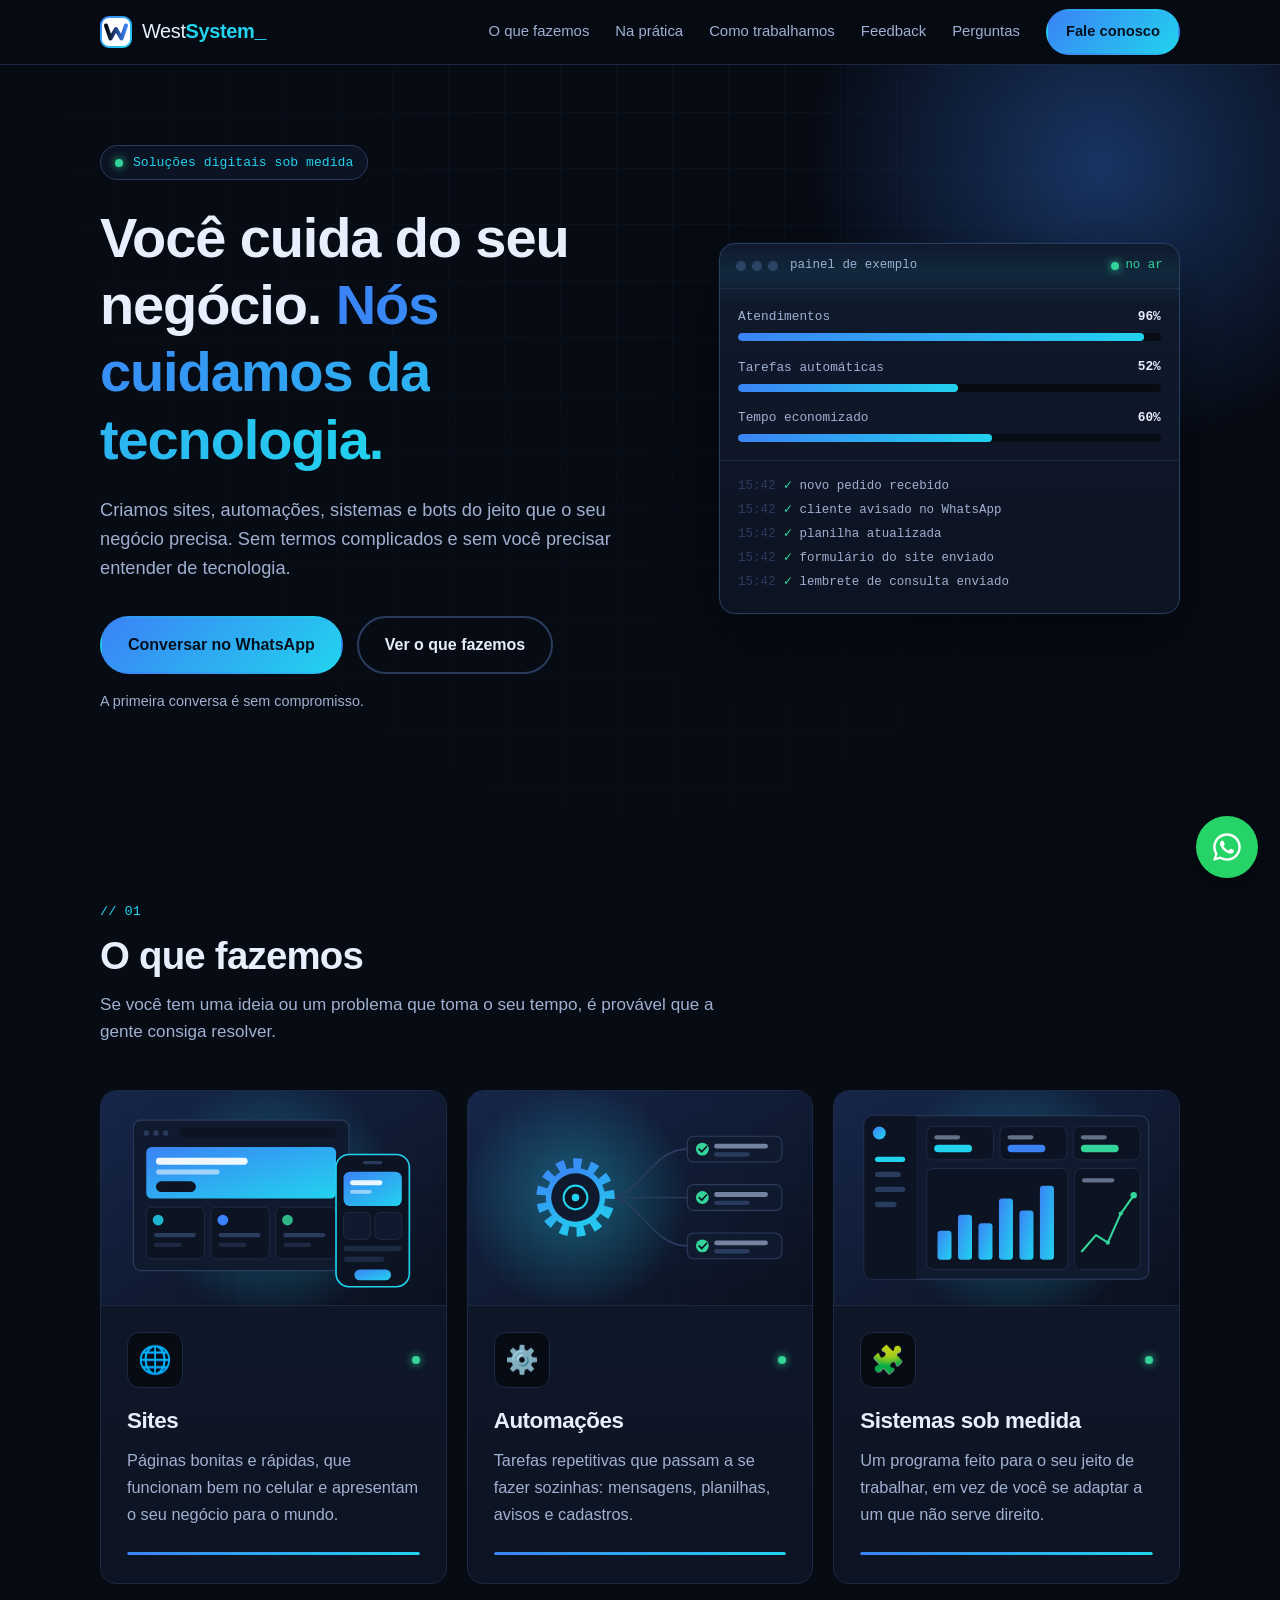
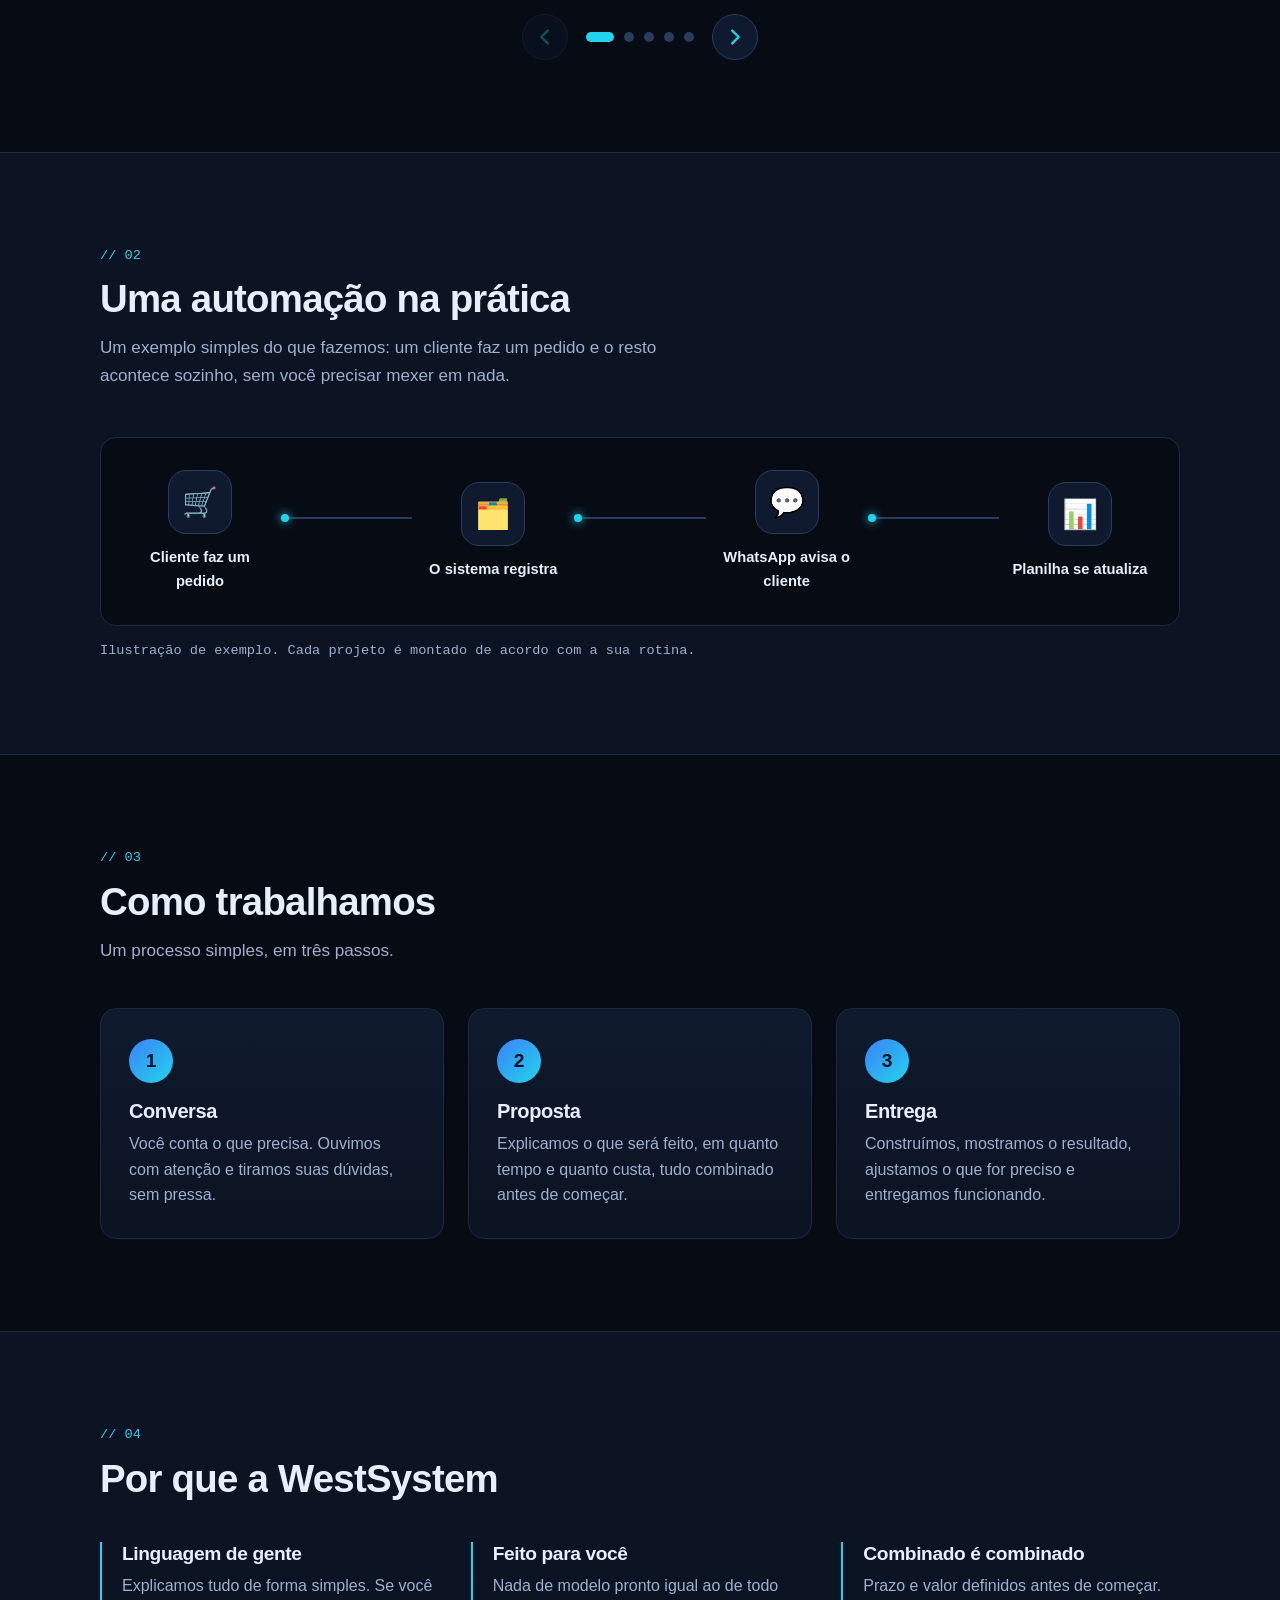
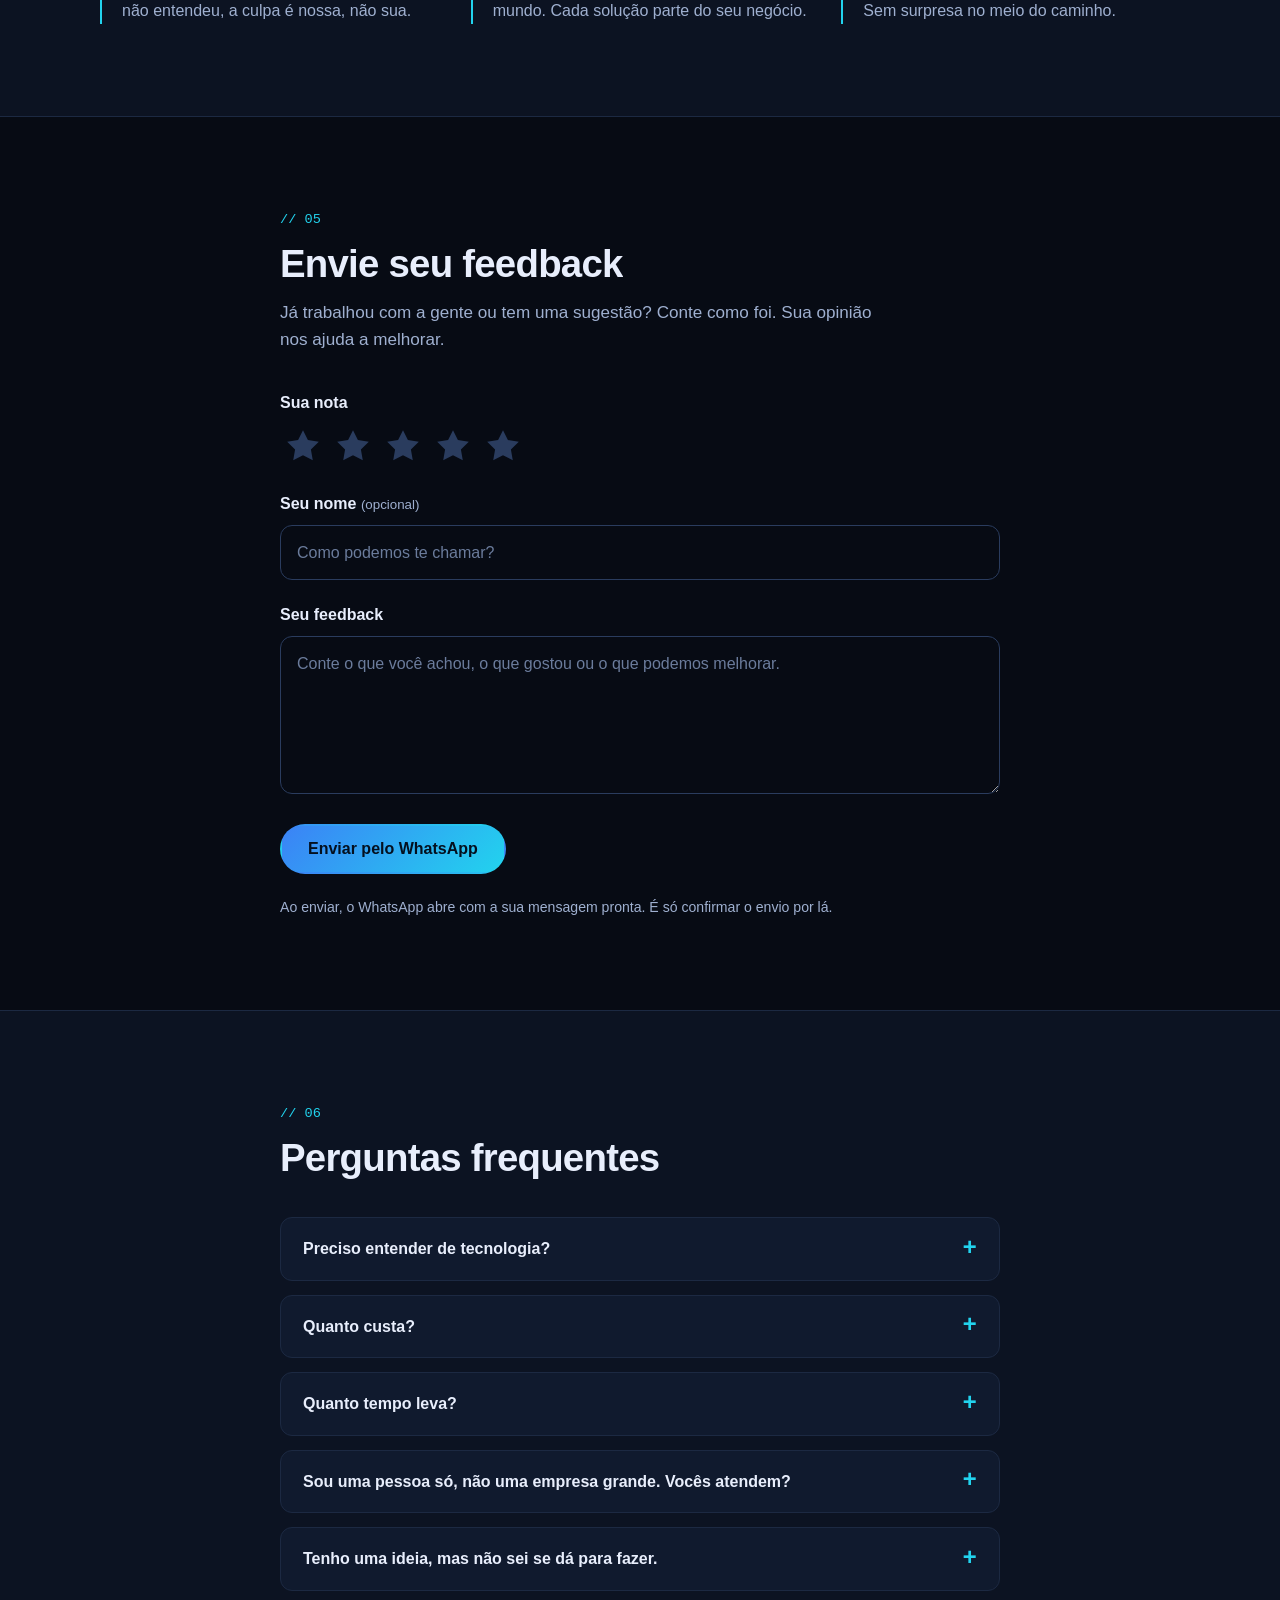
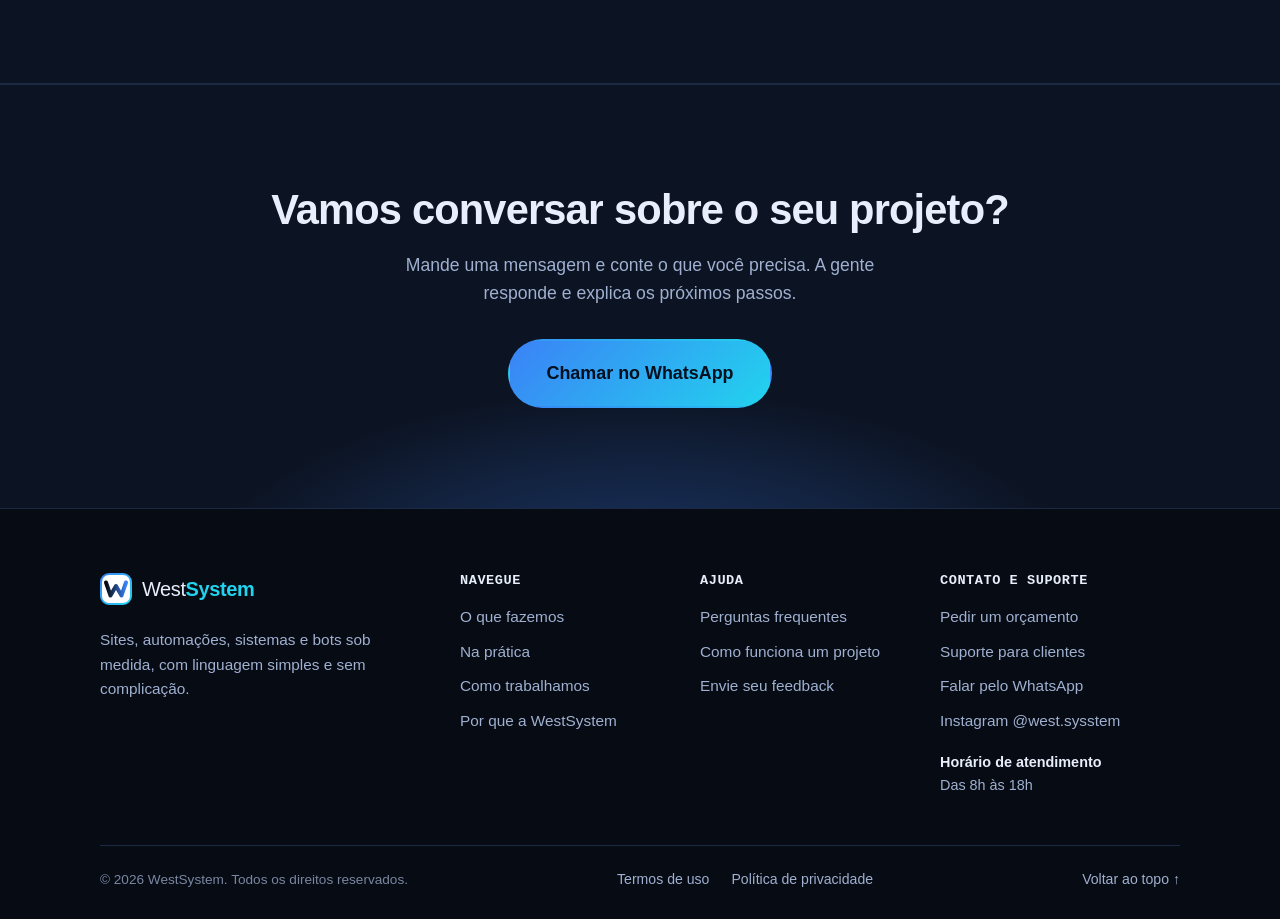
<file: index.html>
<!DOCTYPE html>
<html lang="pt-BR">
<head>
  <meta charset="UTF-8">
  <meta name="viewport" content="width=device-width, initial-scale=1, viewport-fit=cover">
  <title>WestSystem | Sites, automações e sistemas sob medida</title>
  <meta name="description" content="A WestSystem cria sites, automações, sistemas e bots sob medida para o seu negócio, com linguagem simples e sem complicação.">
  <meta name="theme-color" content="#070b14">
  <link rel="icon" href="favicon.svg" type="image/svg+xml">
  <link rel="icon" href="favicon-32.png" sizes="32x32" type="image/png">
  <link rel="apple-touch-icon" href="apple-touch-icon.png">
  <link rel="stylesheet" href="style.css">
  <!-- Avisa o CSS que o JavaScript está ligado (os efeitos de "aparecer" só valem com ele) -->
  <script>document.documentElement.classList.add("js");</script>
</head>
<body>

  <!-- Barra fina no topo que enche conforme você rola a página -->
  <div class="progresso" aria-hidden="true"><div class="progresso__barra" id="progresso"></div></div>

  <!-- ============ TOPO ============ -->
  <header class="topo">
    <div class="container topo__barra">
      <a href="#inicio" class="logo" aria-label="WestSystem, voltar ao início">
        <svg class="logo__marca" viewBox="0 0 32 32" aria-hidden="true">
          <rect x="1" y="1" width="30" height="30" rx="8" fill="#ffffff" stroke="url(#grad)" stroke-width="2"/>
          <path d="M6 9.5l4.5 13L16 13l5.5 9.5L26 9.5" fill="none" stroke="url(#gw)" stroke-width="4" stroke-linecap="round" stroke-linejoin="round"/>
          <defs>
            <linearGradient id="gw" x1="0" y1="0" x2="1" y2="0"><stop offset="0" stop-color="#05080f"/><stop offset="1" stop-color="#3b82f6"/></linearGradient><linearGradient id="grad" x1="0" y1="0" x2="1" y2="1">
              <stop offset="0" stop-color="#3b82f6"/>
              <stop offset="1" stop-color="#22d3ee"/>
            </linearGradient>
          </defs>
        </svg>
        <span class="logo__texto">West<strong>System</strong><span class="cursor">_</span></span>
      </a>

      <button class="menu-botao" id="menu-botao" type="button" aria-label="Abrir menu" aria-expanded="false" aria-controls="menu"><span></span></button>

      <nav class="menu" id="menu" aria-label="Menu principal">
        <a href="#servicos">O que fazemos</a>
        <a href="#automacao">Na prática</a>
        <a href="#como-trabalhamos">Como trabalhamos</a>
        <a href="#feedback">Feedback</a>
        <a href="#perguntas">Perguntas</a>
        <a href="#" class="botao botao--pequeno js-whatsapp">Fale conosco</a>
      </nav>
    </div>
  </header>

  <main>

    <!-- Desenho da estrela, usado no formulário de feedback -->
    <svg width="0" height="0" style="position:absolute" aria-hidden="true">
      <symbol id="estrela" viewBox="0 0 24 24"><path d="M12 2l3.09 6.26L22 9.27l-5 4.87 1.18 6.88L12 17.77l-6.18 3.25L7 14.14 2 9.27l6.91-1.01L12 2z"/></symbol>
    </svg>

    <!-- ============ 1. HERO ============ -->
    <section class="hero" id="inicio">
      <div class="container hero__grade">

        <div class="hero__conteudo">
          <p class="etiqueta"><span class="led"></span> Soluções digitais sob medida</p>
          <h1>Você cuida do seu negócio. <span class="destaque">Nós cuidamos da tecnologia.</span></h1>
          <p class="hero__texto">
            Criamos sites, automações, sistemas e bots do jeito que o seu negócio precisa.
            Sem termos complicados e sem você precisar entender de tecnologia.
          </p>
          <div class="hero__acoes">
            <a href="#" class="botao js-whatsapp">Conversar no WhatsApp</a>
            <a href="#servicos" class="botao botao--contorno">Ver o que fazemos</a>
          </div>
          <p class="hero__nota">A primeira conversa é sem compromisso.</p>
        </div>

        <!-- Painel de exemplo: as barras e o registro se mexem sozinhos (script.js) -->
        <div class="painel-palco" id="painel-palco">
          <aside class="painel" aria-label="Exemplo visual de um sistema funcionando">
            <div class="painel__topo">
              <span class="painel__bolinhas"><i></i><i></i><i></i></span>
              <span class="painel__titulo">painel de exemplo</span>
              <span class="painel__status"><span class="led"></span> no ar</span>
            </div>

            <div class="painel__metricas">
              <div class="metrica">
                <div class="metrica__linha"><span>Atendimentos</span><b id="valor-1">72%</b></div>
                <div class="metrica__trilho"><div class="metrica__barra" id="barra-1"></div></div>
              </div>
              <div class="metrica">
                <div class="metrica__linha"><span>Tarefas automáticas</span><b id="valor-2">58%</b></div>
                <div class="metrica__trilho"><div class="metrica__barra" id="barra-2"></div></div>
              </div>
              <div class="metrica">
                <div class="metrica__linha"><span>Tempo economizado</span><b id="valor-3">86%</b></div>
                <div class="metrica__trilho"><div class="metrica__barra" id="barra-3"></div></div>
              </div>
            </div>

            <ul class="painel__log" id="log" aria-live="off"></ul>
          </aside>
        </div>

      </div>
    </section>

    <!-- ============ 2. O QUE FAZEMOS ============ -->
    <section class="secao" id="servicos">
      <div class="container">
        <p class="secao__marca">// 01</p>
        <h2 class="aparece">O que fazemos</h2>
        <p class="secao__intro aparece">Se você tem uma ideia ou um problema que toma o seu tempo, é provável que a gente consiga resolver.</p>

        <!-- Carrossel: arraste com o dedo, use as setas ou os pontinhos -->
        <div class="carrossel aparece" id="carrossel">
          <div class="carrossel__faixa" id="faixa" tabindex="0" role="region" aria-label="Nossos serviços (role para o lado)">
          <article class="cartao">
            <img class="cartao__imagem" src="images/servico-sites.svg" alt="Ilustração de um site no computador e no celular" width="640" height="400" loading="lazy">
            <div class="cartao__corpo">
              <div class="cartao__topo"><span class="cartao__icone" aria-hidden="true">🌐</span><span class="led"></span></div>
              <h3>Sites</h3>
              <p>Páginas bonitas e rápidas, que funcionam bem no celular e apresentam o seu negócio para o mundo.</p>
              <div class="cartao__trilho"><div class="cartao__barra"></div></div>
            </div>
          </article>

          <article class="cartao">
            <img class="cartao__imagem" src="images/servico-automacoes.svg" alt="Ilustração de uma engrenagem ligada a tarefas concluídas" width="640" height="400" loading="lazy">
            <div class="cartao__corpo">
              <div class="cartao__topo"><span class="cartao__icone" aria-hidden="true">⚙️</span><span class="led"></span></div>
              <h3>Automações</h3>
              <p>Tarefas repetitivas que passam a se fazer sozinhas: mensagens, planilhas, avisos e cadastros.</p>
              <div class="cartao__trilho"><div class="cartao__barra"></div></div>
            </div>
          </article>

          <article class="cartao">
            <img class="cartao__imagem" src="images/servico-sistemas.svg" alt="Ilustração de um painel de sistema com gráficos" width="640" height="400" loading="lazy">
            <div class="cartao__corpo">
              <div class="cartao__topo"><span class="cartao__icone" aria-hidden="true">🧩</span><span class="led"></span></div>
              <h3>Sistemas sob medida</h3>
              <p>Um programa feito para o seu jeito de trabalhar, em vez de você se adaptar a um que não serve direito.</p>
              <div class="cartao__trilho"><div class="cartao__barra"></div></div>
            </div>
          </article>

          <article class="cartao">
            <img class="cartao__imagem" src="images/servico-bots.svg" alt="Ilustração de um robô conversando em um chat" width="640" height="400" loading="lazy">
            <div class="cartao__corpo">
              <div class="cartao__topo"><span class="cartao__icone" aria-hidden="true">🤖</span><span class="led"></span></div>
              <h3>Bots</h3>
              <p>Assistentes que atendem e respondem seus clientes automaticamente, a qualquer hora.</p>
              <div class="cartao__trilho"><div class="cartao__barra"></div></div>
            </div>
          </article>

          <article class="cartao">
            <img class="cartao__imagem" src="images/servico-precisao.svg" alt="Ilustração de um alvo com uma flecha no centro" width="640" height="400" loading="lazy">
            <div class="cartao__corpo">
              <div class="cartao__topo"><span class="cartao__icone" aria-hidden="true">🎯</span><span class="led"></span></div>
              <h3>Precisão</h3>
              <p>Cada detalhe é conferido e testado antes da entrega, para tudo funcionar certo desde o primeiro dia.</p>
              <div class="cartao__trilho"><div class="cartao__barra"></div></div>
            </div>
          </article>

          <article class="cartao cartao--outros">
            <img class="cartao__imagem" src="images/servico-ideias.svg" alt="Ilustração de uma lâmpada acesa com brilhos" width="640" height="400" loading="lazy">
            <div class="cartao__corpo">
              <div class="cartao__topo"><span class="cartao__icone" aria-hidden="true">💡</span><span class="led led--ambar"></span></div>
              <h3>E outras ideias</h3>
              <p>Não achou o que procura? Conte o que você precisa e vemos juntos se dá para fazer.</p>
              <div class="cartao__trilho"><div class="cartao__barra"></div></div>
            </div>
          </article>
          </div>

          <div class="carrossel__controles">
            <button type="button" class="carrossel__seta" id="seta-anterior" aria-label="Serviço anterior">
              <svg viewBox="0 0 24 24" aria-hidden="true" fill="none" stroke="currentColor" stroke-width="2.5" stroke-linecap="round" stroke-linejoin="round"><path d="M15 5l-7 7 7 7"/></svg>
            </button>
            <div class="carrossel__pontos" id="pontos"></div>
            <button type="button" class="carrossel__seta" id="seta-proximo" aria-label="Próximo serviço">
              <svg viewBox="0 0 24 24" aria-hidden="true" fill="none" stroke="currentColor" stroke-width="2.5" stroke-linecap="round" stroke-linejoin="round"><path d="M9 5l7 7-7 7"/></svg>
            </button>
          </div>
        </div>
      </div>
    </section>

    <!-- ============ 3. AUTOMAÇÃO NA PRÁTICA ============ -->
    <section class="secao secao--painel" id="automacao">
      <div class="container">
        <p class="secao__marca">// 02</p>
        <h2 class="aparece">Uma automação na prática</h2>
        <p class="secao__intro aparece">Um exemplo simples do que fazemos: um cliente faz um pedido e o resto acontece sozinho, sem você precisar mexer em nada.</p>

        <div class="fluxo aparece" aria-label="Exemplo de fluxo: pedido, registro, aviso no WhatsApp, planilha atualizada">
          <div class="fluxo__no"><span class="fluxo__icone">🛒</span><b>Cliente faz um pedido</b></div>
          <div class="fluxo__fio"><i></i></div>
          <div class="fluxo__no"><span class="fluxo__icone">🗂️</span><b>O sistema registra</b></div>
          <div class="fluxo__fio"><i></i></div>
          <div class="fluxo__no"><span class="fluxo__icone">💬</span><b>WhatsApp avisa o cliente</b></div>
          <div class="fluxo__fio"><i></i></div>
          <div class="fluxo__no"><span class="fluxo__icone">📊</span><b>Planilha se atualiza</b></div>
        </div>
        <p class="fluxo__nota">Ilustração de exemplo. Cada projeto é montado de acordo com a sua rotina.</p>

      </div>
    </section>

    <!-- ============ 4. COMO TRABALHAMOS ============ -->
    <section class="secao" id="como-trabalhamos">
      <div class="container">
        <p class="secao__marca">// 03</p>
        <h2 class="aparece">Como trabalhamos</h2>
        <p class="secao__intro aparece">Um processo simples, em três passos.</p>

        <ol class="passos">
          <li class="passo aparece">
            <span class="passo__numero">1</span>
            <h3>Conversa</h3>
            <p>Você conta o que precisa. Ouvimos com atenção e tiramos suas dúvidas, sem pressa.</p>
          </li>
          <li class="passo aparece">
            <span class="passo__numero">2</span>
            <h3>Proposta</h3>
            <p>Explicamos o que será feito, em quanto tempo e quanto custa, tudo combinado antes de começar.</p>
          </li>
          <li class="passo aparece">
            <span class="passo__numero">3</span>
            <h3>Entrega</h3>
            <p>Construímos, mostramos o resultado, ajustamos o que for preciso e entregamos funcionando.</p>
          </li>
        </ol>
      </div>
    </section>

    <!-- ============ 5. POR QUE A WESTSYSTEM ============ -->
    <section class="secao secao--painel" id="porque">
      <div class="container">
        <p class="secao__marca">// 04</p>
        <h2 class="aparece">Por que a WestSystem</h2>

        <div class="motivos">
          <div class="motivo aparece">
            <h3>Linguagem de gente</h3>
            <p>Explicamos tudo de forma simples. Se você não entendeu, a culpa é nossa, não sua.</p>
          </div>
          <div class="motivo aparece">
            <h3>Feito para você</h3>
            <p>Nada de modelo pronto igual ao de todo mundo. Cada solução parte do seu negócio.</p>
          </div>
          <div class="motivo aparece">
            <h3>Combinado é combinado</h3>
            <p>Prazo e valor definidos antes de começar. Sem surpresa no meio do caminho.</p>
          </div>
        </div>
      </div>
    </section>

    <!-- ============ 6. ENVIE SEU FEEDBACK ============ -->
    <!-- Sem servidor: o formulário monta a mensagem e abre o WhatsApp (veja script.js) -->
    <section class="secao" id="feedback">
      <div class="container container--estreito">
        <p class="secao__marca">// 05</p>
        <h2 class="aparece">Envie seu feedback</h2>
        <p class="secao__intro aparece">Já trabalhou com a gente ou tem uma sugestão? Conte como foi. Sua opinião nos ajuda a melhorar.</p>

        <form class="feedback aparece" id="form-feedback" novalidate>
          <fieldset class="feedback__campo">
            <legend>Sua nota</legend>
            <!-- as estrelas ficam na ordem 5 a 1 de propósito (o CSS inverte a exibição) -->
            <div class="nota">
              <input type="radio" name="nota" id="nota5" value="5"><label for="nota5" title="5 estrelas"><svg><use href="#estrela"/></svg><span class="so-leitor">5 estrelas</span></label>
              <input type="radio" name="nota" id="nota4" value="4"><label for="nota4" title="4 estrelas"><svg><use href="#estrela"/></svg><span class="so-leitor">4 estrelas</span></label>
              <input type="radio" name="nota" id="nota3" value="3"><label for="nota3" title="3 estrelas"><svg><use href="#estrela"/></svg><span class="so-leitor">3 estrelas</span></label>
              <input type="radio" name="nota" id="nota2" value="2"><label for="nota2" title="2 estrelas"><svg><use href="#estrela"/></svg><span class="so-leitor">2 estrelas</span></label>
              <input type="radio" name="nota" id="nota1" value="1"><label for="nota1" title="1 estrela"><svg><use href="#estrela"/></svg><span class="so-leitor">1 estrela</span></label>
            </div>
          </fieldset>

          <div class="feedback__campo">
            <label for="fb-nome">Seu nome <small>(opcional)</small></label>
            <input type="text" id="fb-nome" name="nome" autocomplete="name" maxlength="60" placeholder="Como podemos te chamar?">
          </div>

          <div class="feedback__campo">
            <label for="fb-mensagem">Seu feedback</label>
            <textarea id="fb-mensagem" name="mensagem" rows="5" maxlength="600" placeholder="Conte o que você achou, o que gostou ou o que podemos melhorar."></textarea>
          </div>

          <p class="feedback__erro" id="fb-erro" role="alert" hidden></p>

          <button type="submit" class="botao">Enviar pelo WhatsApp</button>
          <p class="feedback__nota">Ao enviar, o WhatsApp abre com a sua mensagem pronta. É só confirmar o envio por lá.</p>
        </form>
      </div>
    </section>

    <!-- ============ 7. PERGUNTAS FREQUENTES ============ -->
    <section class="secao secao--painel" id="perguntas">
      <div class="container container--estreito">
        <p class="secao__marca">// 06</p>
        <h2 class="aparece">Perguntas frequentes</h2>

        <details class="pergunta aparece">
          <summary>Preciso entender de tecnologia?</summary>
          <p>Não. Você só precisa explicar o que quer resolver. A parte técnica fica com a gente, e explicamos tudo em palavras simples.</p>
        </details>

        <details class="pergunta aparece">
          <summary>Quanto custa?</summary>
          <p>Depende do que você precisa. Por isso conversamos primeiro e depois enviamos uma proposta com o valor fechado. A conversa não tem custo.</p>
        </details>

        <details class="pergunta aparece">
          <summary>Quanto tempo leva?</summary>
          <p>Varia conforme o tamanho do trabalho. Um site simples é bem mais rápido do que um sistema completo. O prazo vem combinado na proposta.</p>
        </details>

        <details class="pergunta aparece">
          <summary>Sou uma pessoa só, não uma empresa grande. Vocês atendem?</summary>
          <p>Sim. Atendemos de autônomos a pequenos negócios e qualquer pessoa que tenha uma ideia para tirar do papel.</p>
        </details>

        <details class="pergunta aparece">
          <summary>Tenho uma ideia, mas não sei se dá para fazer.</summary>
          <p>Mande uma mensagem e conte a ideia. Dizemos com honestidade se dá, como seria e se vale a pena.</p>
        </details>
      </div>
    </section>

    <!-- ============ 7. CHAMADA FINAL ============ -->
    <section class="final" id="contato">
      <div class="container final__conteudo">
        <h2 class="aparece">Vamos conversar sobre o seu projeto?</h2>
        <p class="aparece">Mande uma mensagem e conte o que você precisa. A gente responde e explica os próximos passos.</p>
        <a href="#" class="botao botao--grande botao--pulsa js-whatsapp">Chamar no WhatsApp</a>
      </div>
    </section>

  </main>

  <!-- ============ RODAPÉ ============ -->
  <footer class="rodape">
    <div class="container">
      <div class="rodape__grade">

        <div class="rodape__marca">
          <a href="#inicio" class="logo logo--rodape" aria-label="WestSystem, voltar ao início">
            <svg class="logo__marca" viewBox="0 0 32 32" aria-hidden="true">
              <rect x="1" y="1" width="30" height="30" rx="8" fill="#ffffff" stroke="url(#grad)" stroke-width="2"/>
              <path d="M6 9.5l4.5 13L16 13l5.5 9.5L26 9.5" fill="none" stroke="url(#gw)" stroke-width="4" stroke-linecap="round" stroke-linejoin="round"/>
            </svg>
            <span class="logo__texto">West<strong>System</strong></span>
          </a>
          <p>Sites, automações, sistemas e bots sob medida, com linguagem simples e sem complicação.</p>
        </div>

        <nav class="rodape__coluna" aria-label="Navegação do rodapé">
          <h3>Navegue</h3>
          <ul>
            <li><a href="#servicos">O que fazemos</a></li>
            <li><a href="#automacao">Na prática</a></li>
            <li><a href="#como-trabalhamos">Como trabalhamos</a></li>
            <li><a href="#porque">Por que a WestSystem</a></li>
          </ul>
        </nav>

        <nav class="rodape__coluna" aria-label="Ajuda">
          <h3>Ajuda</h3>
          <ul>
            <li><a href="#perguntas">Perguntas frequentes</a></li>
            <li><a href="#como-trabalhamos">Como funciona um projeto</a></li>
            <li><a href="#feedback">Envie seu feedback</a></li>
          </ul>
        </nav>

        <div class="rodape__coluna">
          <h3>Contato e suporte</h3>
          <ul>
            <li><a href="#" class="js-whatsapp" data-mensagem="Olá! Gostaria de pedir um orçamento com a WestSystem.">Pedir um orçamento</a></li>
            <li><a href="#" class="js-whatsapp" data-mensagem="Olá! Já sou cliente da WestSystem e preciso de suporte.">Suporte para clientes</a></li>
            <li><a href="#" class="js-whatsapp">Falar pelo WhatsApp</a></li>
            <li><a href="https://www.instagram.com/west.sysstem/" target="_blank" rel="noopener noreferrer">Instagram @west.sysstem</a></li>
          </ul>
          <p class="rodape__horario"><b>Horário de atendimento</b><br>Das 8h às 18h</p>
        </div>

      </div>

      <div class="rodape__base">
        <p class="rodape__direitos">© <span id="ano">2026</span> WestSystem. Todos os direitos reservados.</p>
        <nav class="rodape__legal" aria-label="Documentos legais">
          <a href="termos.html">Termos de uso</a>
          <a href="privacidade.html">Política de privacidade</a>
        </nav>
        <a href="#inicio" class="rodape__topo">Voltar ao topo ↑</a>
      </div>
    </div>
  </footer>

  <!-- Botão de voltar ao topo (aparece depois de rolar um pouco) -->
  <button type="button" class="voltar-topo" id="voltar-topo" aria-label="Voltar ao topo">
    <svg viewBox="0 0 24 24" aria-hidden="true" fill="none" stroke="currentColor" stroke-width="2.5" stroke-linecap="round" stroke-linejoin="round">
      <path d="M12 19V5M5 12l7-7 7 7"/>
    </svg>
  </button>

  <!-- Botão flutuante do WhatsApp (o link é preenchido pelo script.js) -->
  <a href="#" class="whatsapp-flutuante js-whatsapp" aria-label="Falar com a WestSystem no WhatsApp">
    <svg viewBox="0 0 32 32" aria-hidden="true">
      <path d="M16.003 3C8.83 3 3 8.83 3 16c0 2.3.6 4.54 1.75 6.52L3 29l6.64-1.72A12.94 12.94 0 0 0 16 29c7.17 0 13-5.83 13-13S23.17 3 16.003 3zm0 23.7c-1.95 0-3.86-.53-5.53-1.52l-.4-.24-3.94 1.02 1.05-3.84-.26-.4A10.7 10.7 0 0 1 5.3 16C5.3 10.1 10.1 5.3 16 5.3S26.7 10.1 26.7 16 21.9 26.7 16.003 26.7zm5.87-7.99c-.32-.16-1.9-.94-2.2-1.05-.3-.1-.51-.16-.73.16-.21.32-.83 1.05-1.02 1.26-.19.21-.37.24-.7.08-.32-.16-1.36-.5-2.59-1.6-.96-.85-1.6-1.9-1.79-2.22-.19-.32-.02-.5.14-.66.14-.14.32-.37.48-.56.16-.19.21-.32.32-.54.1-.21.05-.4-.03-.56-.08-.16-.73-1.76-1-2.4-.26-.63-.53-.54-.73-.55h-.62c-.21 0-.56.08-.85.4-.29.32-1.12 1.1-1.12 2.68s1.15 3.11 1.31 3.32c.16.21 2.27 3.46 5.5 4.85.77.33 1.37.53 1.84.68.77.24 1.47.21 2.03.13.62-.09 1.9-.78 2.17-1.53.27-.75.27-1.4.19-1.53-.08-.13-.29-.21-.61-.37z"/>
    </svg>
  </a>

  <script src="config.js"></script>
  <script src="script.js"></script>
</body>
</html>
</file>
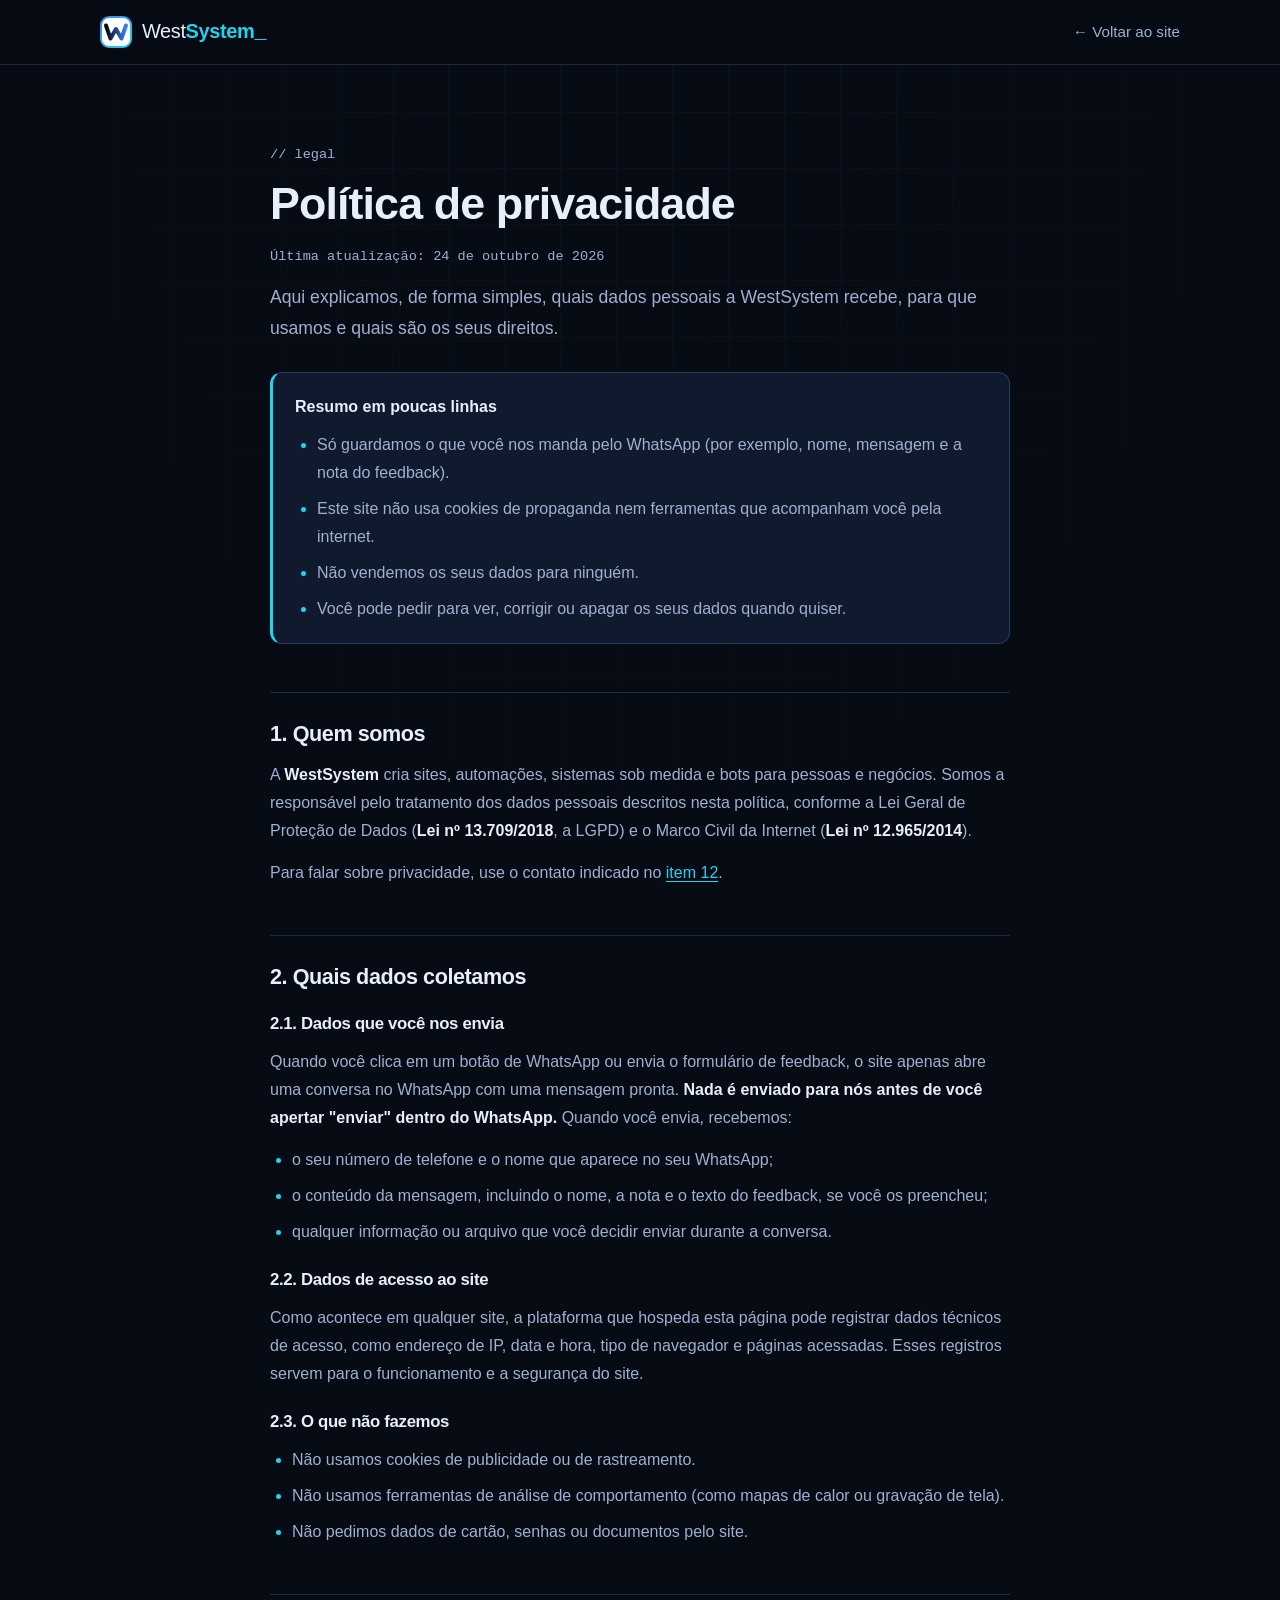
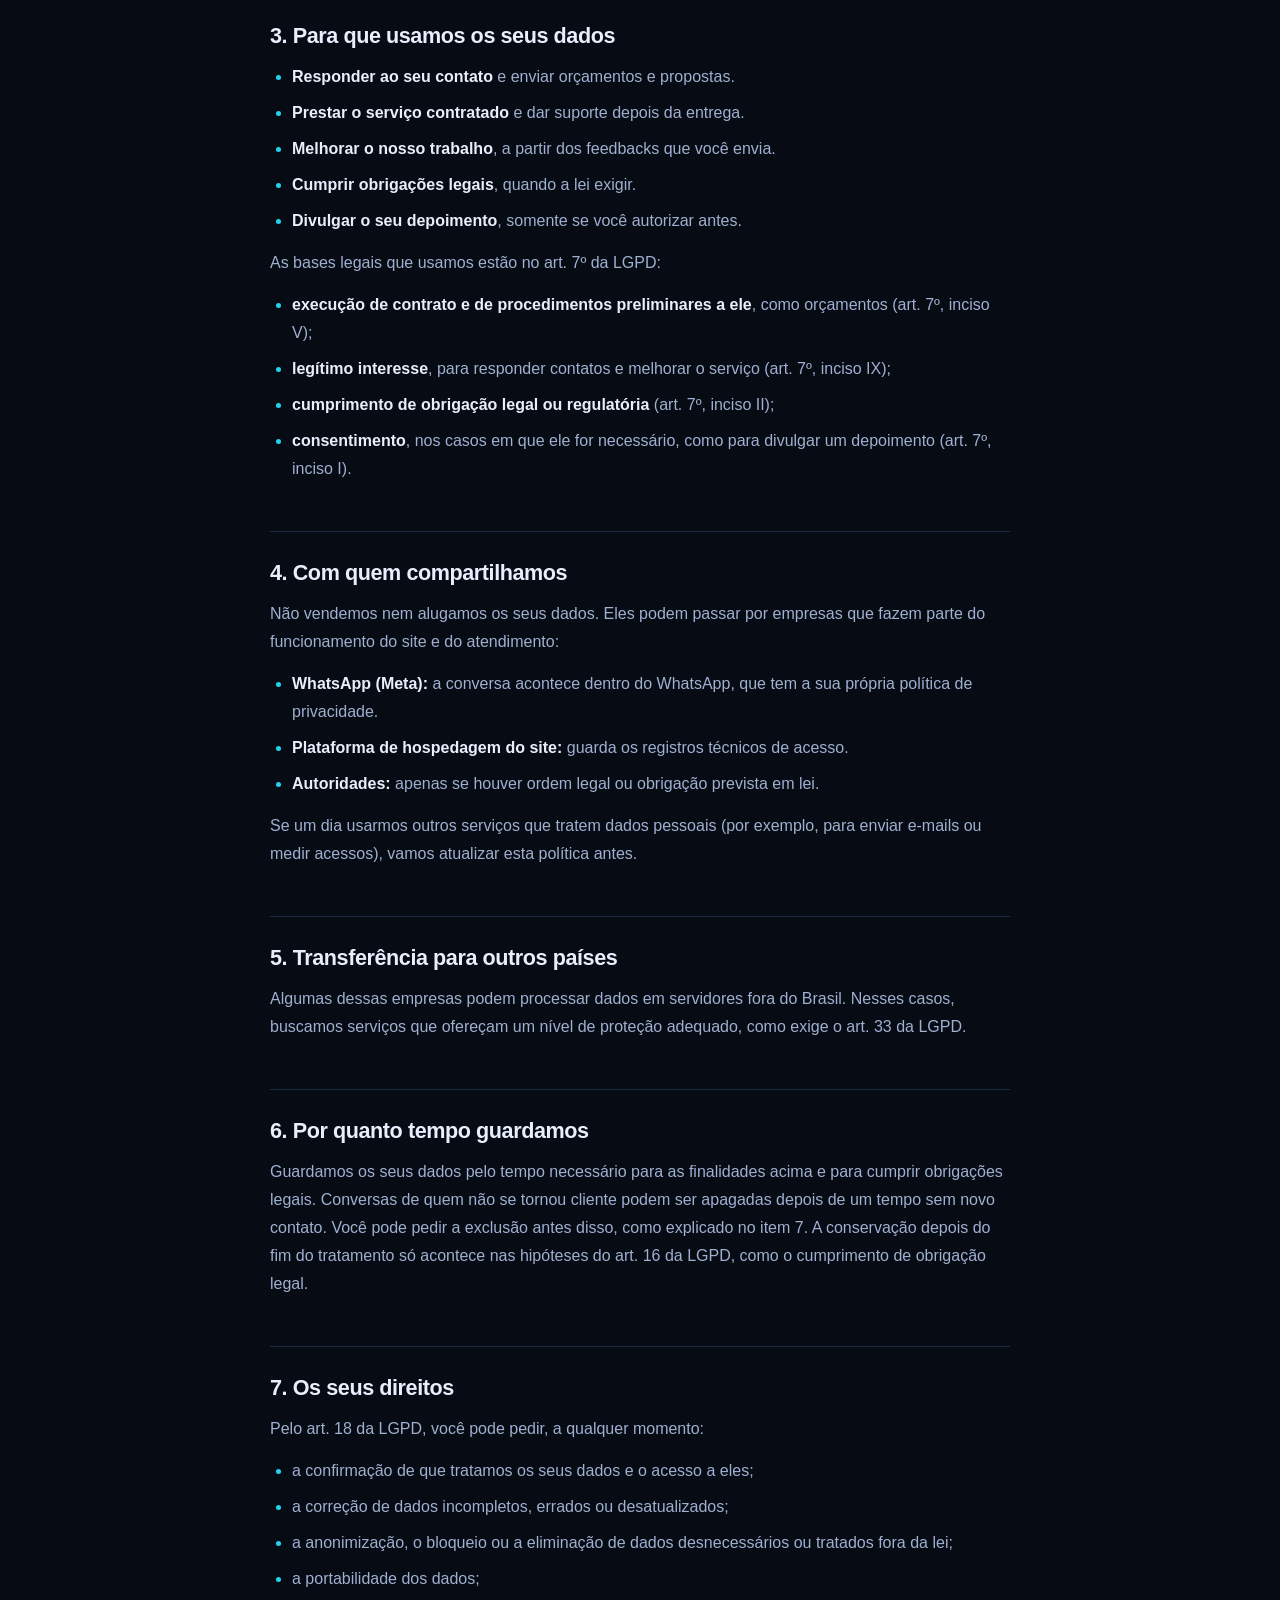
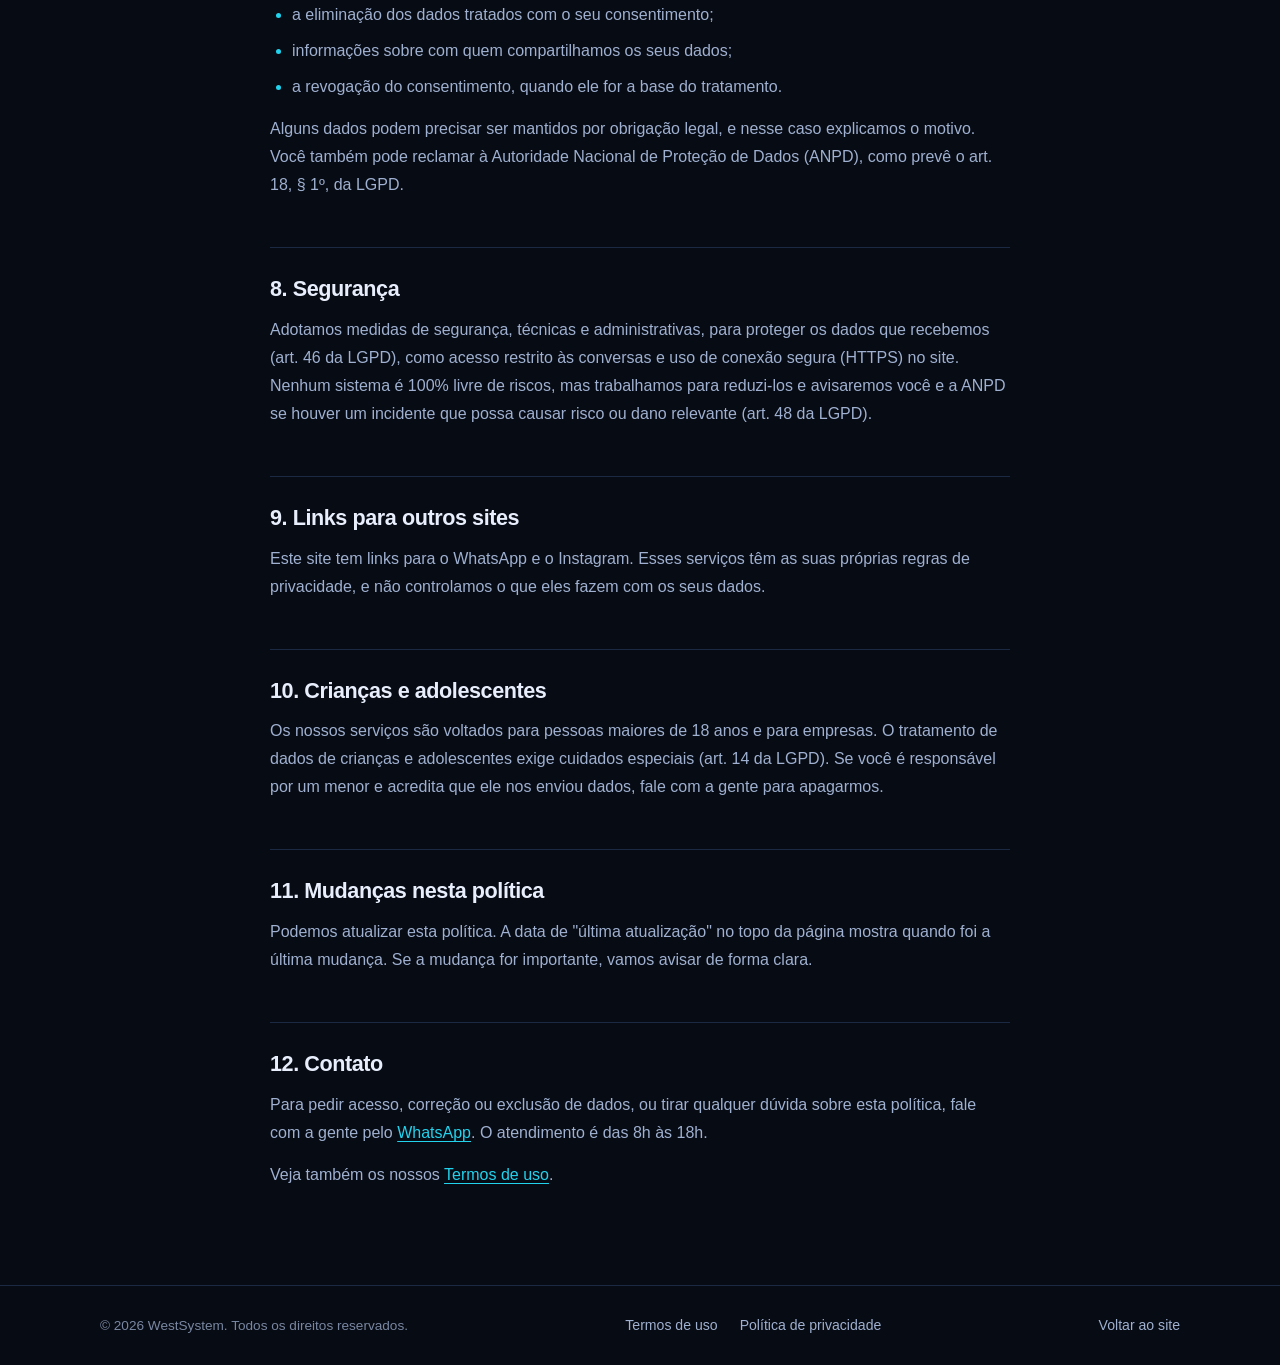
<file: privacidade.html>
<!DOCTYPE html>
<html lang="pt-BR">
<head>
  <meta charset="UTF-8">
  <meta name="viewport" content="width=device-width, initial-scale=1, viewport-fit=cover">
  <title>Política de privacidade | WestSystem</title>
  <meta name="description" content="Como a WestSystem trata os seus dados pessoais, em linguagem simples e de acordo com a LGPD.">
  <meta name="theme-color" content="#070b14">
  <link rel="icon" href="favicon.svg" type="image/svg+xml">
  <link rel="icon" href="favicon-32.png" sizes="32x32" type="image/png">
  <link rel="apple-touch-icon" href="apple-touch-icon.png">
  <link rel="stylesheet" href="style.css">
</head>
<body>

  <header class="topo">
    <div class="container topo__barra">
      <a href="index.html" class="logo" aria-label="WestSystem, voltar ao início">
        <svg class="logo__marca" viewBox="0 0 32 32" aria-hidden="true">
          <rect x="1" y="1" width="30" height="30" rx="8" fill="#ffffff" stroke="url(#grad)" stroke-width="2"/>
          <path d="M6 9.5l4.5 13L16 13l5.5 9.5L26 9.5" fill="none" stroke="url(#gw)" stroke-width="4" stroke-linecap="round" stroke-linejoin="round"/>
          <defs>
            <linearGradient id="gw" x1="0" y1="0" x2="1" y2="0"><stop offset="0" stop-color="#05080f"/><stop offset="1" stop-color="#3b82f6"/></linearGradient><linearGradient id="grad" x1="0" y1="0" x2="1" y2="1">
              <stop offset="0" stop-color="#3b82f6"/>
              <stop offset="1" stop-color="#22d3ee"/>
            </linearGradient>
          </defs>
        </svg>
        <span class="logo__texto">West<strong>System</strong><span class="cursor">_</span></span>
      </a>
      <a href="index.html" class="topo__voltar">← Voltar ao site</a>
    </div>
  </header>

  <main class="documento">
    <p class="documento__marca">// legal</p>
    <h1>Política de privacidade</h1>
    <p class="documento__data">Última atualização: 24 de outubro de 2026</p>
    <p class="documento__intro">Aqui explicamos, de forma simples, quais dados pessoais a WestSystem recebe, para que usamos e quais são os seus direitos.</p>

    <div class="documento__resumo">
      <p><strong>Resumo em poucas linhas</strong></p>
      <ul>
        <li>Só guardamos o que você nos manda pelo WhatsApp (por exemplo, nome, mensagem e a nota do feedback).</li>
        <li>Este site não usa cookies de propaganda nem ferramentas que acompanham você pela internet.</li>
        <li>Não vendemos os seus dados para ninguém.</li>
        <li>Você pode pedir para ver, corrigir ou apagar os seus dados quando quiser.</li>
      </ul>
    </div>

    <h2>1. Quem somos</h2>
    <p>A <strong>WestSystem</strong> cria sites, automações, sistemas sob medida e bots para pessoas e negócios. Somos a responsável pelo tratamento dos dados pessoais descritos nesta política, conforme a Lei Geral de Proteção de Dados (<strong>Lei nº 13.709/2018</strong>, a LGPD) e o Marco Civil da Internet (<strong>Lei nº 12.965/2014</strong>).</p>
    <p>Para falar sobre privacidade, use o contato indicado no <a href="#contato">item 12</a>.</p>

    <h2>2. Quais dados coletamos</h2>
    <h3>2.1. Dados que você nos envia</h3>
    <p>Quando você clica em um botão de WhatsApp ou envia o formulário de feedback, o site apenas abre uma conversa no WhatsApp com uma mensagem pronta. <strong>Nada é enviado para nós antes de você apertar "enviar" dentro do WhatsApp.</strong> Quando você envia, recebemos:</p>
    <ul>
      <li>o seu número de telefone e o nome que aparece no seu WhatsApp;</li>
      <li>o conteúdo da mensagem, incluindo o nome, a nota e o texto do feedback, se você os preencheu;</li>
      <li>qualquer informação ou arquivo que você decidir enviar durante a conversa.</li>
    </ul>
    <h3>2.2. Dados de acesso ao site</h3>
    <p>Como acontece em qualquer site, a plataforma que hospeda esta página pode registrar dados técnicos de acesso, como endereço de IP, data e hora, tipo de navegador e páginas acessadas. Esses registros servem para o funcionamento e a segurança do site.</p>
    <h3>2.3. O que não fazemos</h3>
    <ul>
      <li>Não usamos cookies de publicidade ou de rastreamento.</li>
      <li>Não usamos ferramentas de análise de comportamento (como mapas de calor ou gravação de tela).</li>
      <li>Não pedimos dados de cartão, senhas ou documentos pelo site.</li>
    </ul>

    <h2>3. Para que usamos os seus dados</h2>
    <ul>
      <li><strong>Responder ao seu contato</strong> e enviar orçamentos e propostas.</li>
      <li><strong>Prestar o serviço contratado</strong> e dar suporte depois da entrega.</li>
      <li><strong>Melhorar o nosso trabalho</strong>, a partir dos feedbacks que você envia.</li>
      <li><strong>Cumprir obrigações legais</strong>, quando a lei exigir.</li>
      <li><strong>Divulgar o seu depoimento</strong>, somente se você autorizar antes.</li>
    </ul>
    <p>As bases legais que usamos estão no art. 7º da LGPD:</p>
    <ul>
      <li><strong>execução de contrato e de procedimentos preliminares a ele</strong>, como orçamentos (art. 7º, inciso V);</li>
      <li><strong>legítimo interesse</strong>, para responder contatos e melhorar o serviço (art. 7º, inciso IX);</li>
      <li><strong>cumprimento de obrigação legal ou regulatória</strong> (art. 7º, inciso II);</li>
      <li><strong>consentimento</strong>, nos casos em que ele for necessário, como para divulgar um depoimento (art. 7º, inciso I).</li>
    </ul>

    <h2>4. Com quem compartilhamos</h2>
    <p>Não vendemos nem alugamos os seus dados. Eles podem passar por empresas que fazem parte do funcionamento do site e do atendimento:</p>
    <ul>
      <li><strong>WhatsApp (Meta):</strong> a conversa acontece dentro do WhatsApp, que tem a sua própria política de privacidade.</li>
      <li><strong>Plataforma de hospedagem do site:</strong> guarda os registros técnicos de acesso.</li>
      <li><strong>Autoridades:</strong> apenas se houver ordem legal ou obrigação prevista em lei.</li>
    </ul>
    <p>Se um dia usarmos outros serviços que tratem dados pessoais (por exemplo, para enviar e-mails ou medir acessos), vamos atualizar esta política antes.</p>

    <h2>5. Transferência para outros países</h2>
    <p>Algumas dessas empresas podem processar dados em servidores fora do Brasil. Nesses casos, buscamos serviços que ofereçam um nível de proteção adequado, como exige o art. 33 da LGPD.</p>

    <h2>6. Por quanto tempo guardamos</h2>
    <p>Guardamos os seus dados pelo tempo necessário para as finalidades acima e para cumprir obrigações legais. Conversas de quem não se tornou cliente podem ser apagadas depois de um tempo sem novo contato. Você pode pedir a exclusão antes disso, como explicado no item 7. A conservação depois do fim do tratamento só acontece nas hipóteses do art. 16 da LGPD, como o cumprimento de obrigação legal.</p>

    <h2>7. Os seus direitos</h2>
    <p>Pelo art. 18 da LGPD, você pode pedir, a qualquer momento:</p>
    <ul>
      <li>a confirmação de que tratamos os seus dados e o acesso a eles;</li>
      <li>a correção de dados incompletos, errados ou desatualizados;</li>
      <li>a anonimização, o bloqueio ou a eliminação de dados desnecessários ou tratados fora da lei;</li>
      <li>a portabilidade dos dados;</li>
      <li>a eliminação dos dados tratados com o seu consentimento;</li>
      <li>informações sobre com quem compartilhamos os seus dados;</li>
      <li>a revogação do consentimento, quando ele for a base do tratamento.</li>
    </ul>
    <p>Alguns dados podem precisar ser mantidos por obrigação legal, e nesse caso explicamos o motivo. Você também pode reclamar à Autoridade Nacional de Proteção de Dados (ANPD), como prevê o art. 18, § 1º, da LGPD.</p>

    <h2>8. Segurança</h2>
    <p>Adotamos medidas de segurança, técnicas e administrativas, para proteger os dados que recebemos (art. 46 da LGPD), como acesso restrito às conversas e uso de conexão segura (HTTPS) no site. Nenhum sistema é 100% livre de riscos, mas trabalhamos para reduzi-los e avisaremos você e a ANPD se houver um incidente que possa causar risco ou dano relevante (art. 48 da LGPD).</p>

    <h2>9. Links para outros sites</h2>
    <p>Este site tem links para o WhatsApp e o Instagram. Esses serviços têm as suas próprias regras de privacidade, e não controlamos o que eles fazem com os seus dados.</p>

    <h2>10. Crianças e adolescentes</h2>
    <p>Os nossos serviços são voltados para pessoas maiores de 18 anos e para empresas. O tratamento de dados de crianças e adolescentes exige cuidados especiais (art. 14 da LGPD). Se você é responsável por um menor e acredita que ele nos enviou dados, fale com a gente para apagarmos.</p>

    <h2>11. Mudanças nesta política</h2>
    <p>Podemos atualizar esta política. A data de "última atualização" no topo da página mostra quando foi a última mudança. Se a mudança for importante, vamos avisar de forma clara.</p>

    <h2 id="contato">12. Contato</h2>
    <p>Para pedir acesso, correção ou exclusão de dados, ou tirar qualquer dúvida sobre esta política, fale com a gente pelo <a href="#" class="js-whatsapp">WhatsApp</a>. O atendimento é das 8h às 18h.</p>
    <p>Veja também os nossos <a href="termos.html">Termos de uso</a>.</p>

  </main>

  <footer class="rodape rodape--simples">
    <div class="container">
      <div class="rodape__base">
        <p class="rodape__direitos">© <span id="ano">2026</span> WestSystem. Todos os direitos reservados.</p>
        <nav class="rodape__legal" aria-label="Documentos legais">
          <a href="termos.html">Termos de uso</a>
          <a href="privacidade.html">Política de privacidade</a>
        </nav>
        <a href="index.html" class="rodape__topo">Voltar ao site</a>
      </div>
    </div>
  </footer>

  <script src="config.js"></script>
  <script src="documento.js"></script>
</body>
</html>
</file>
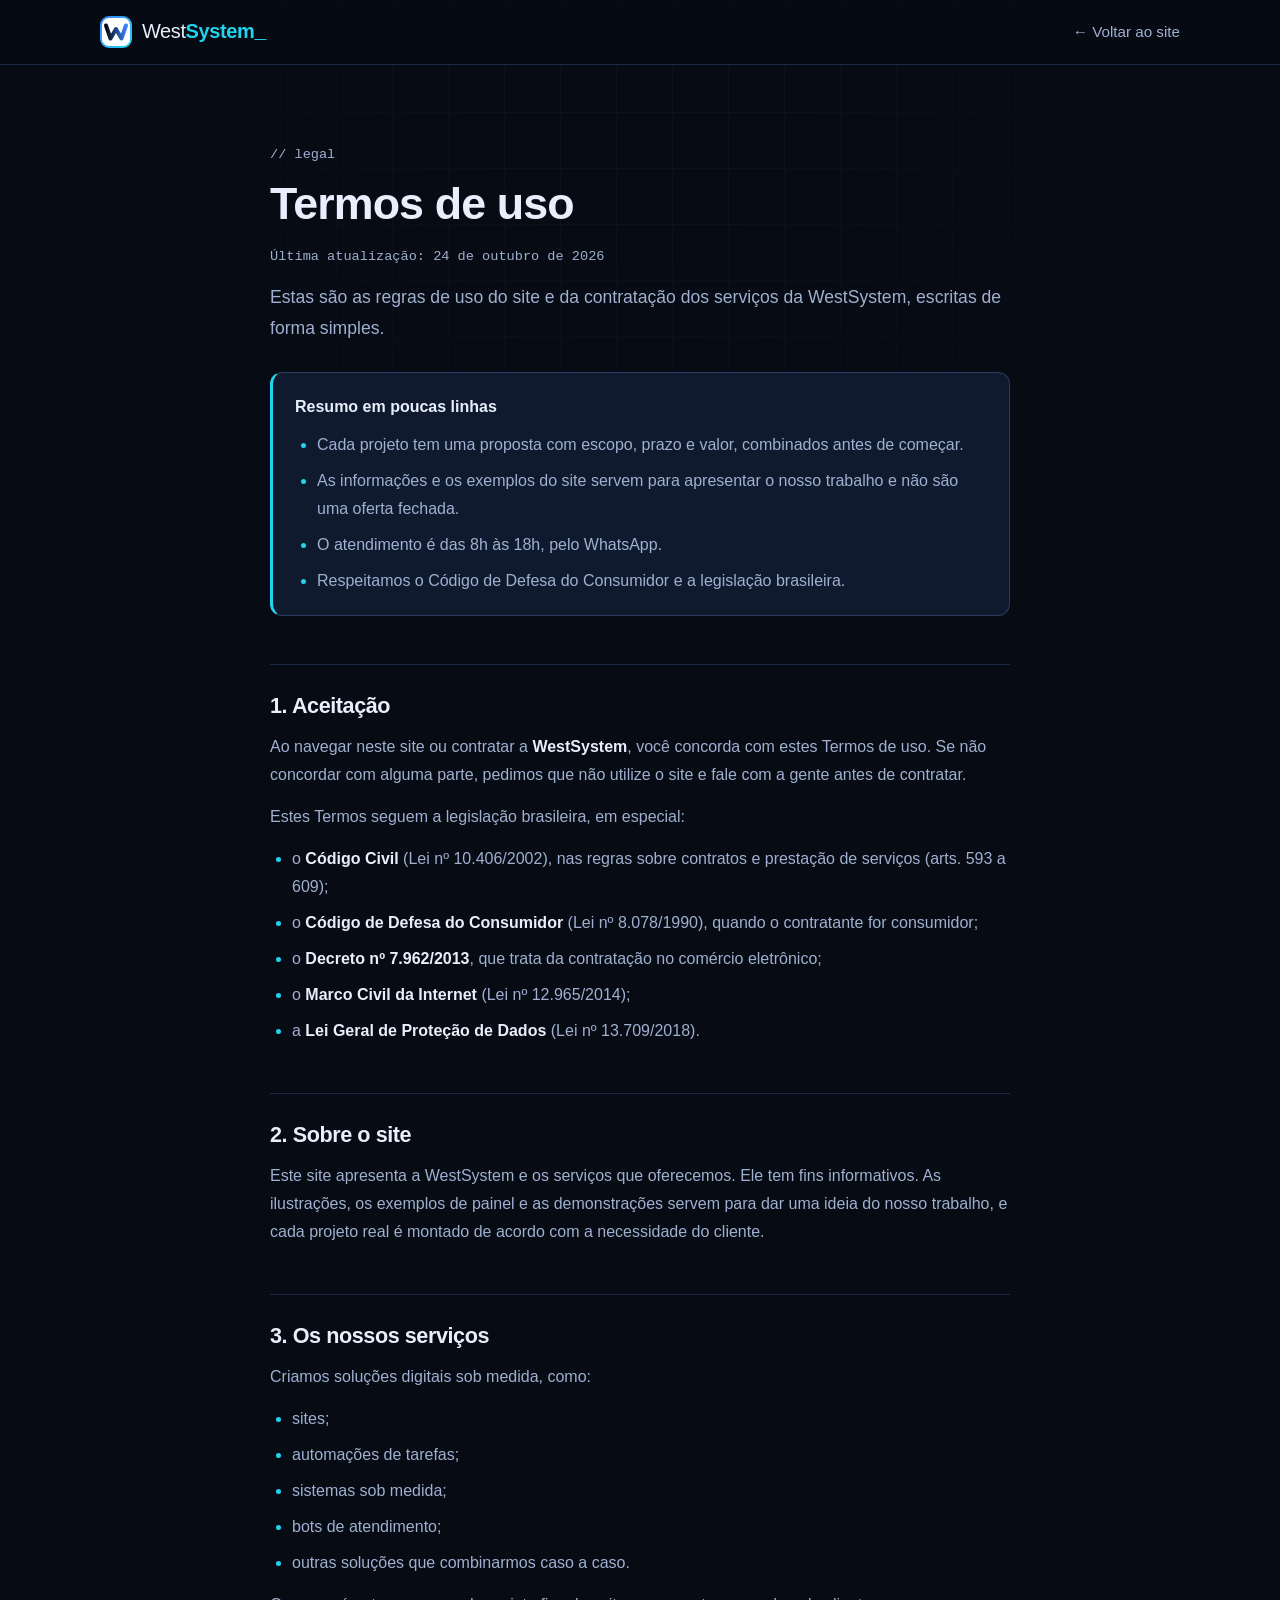
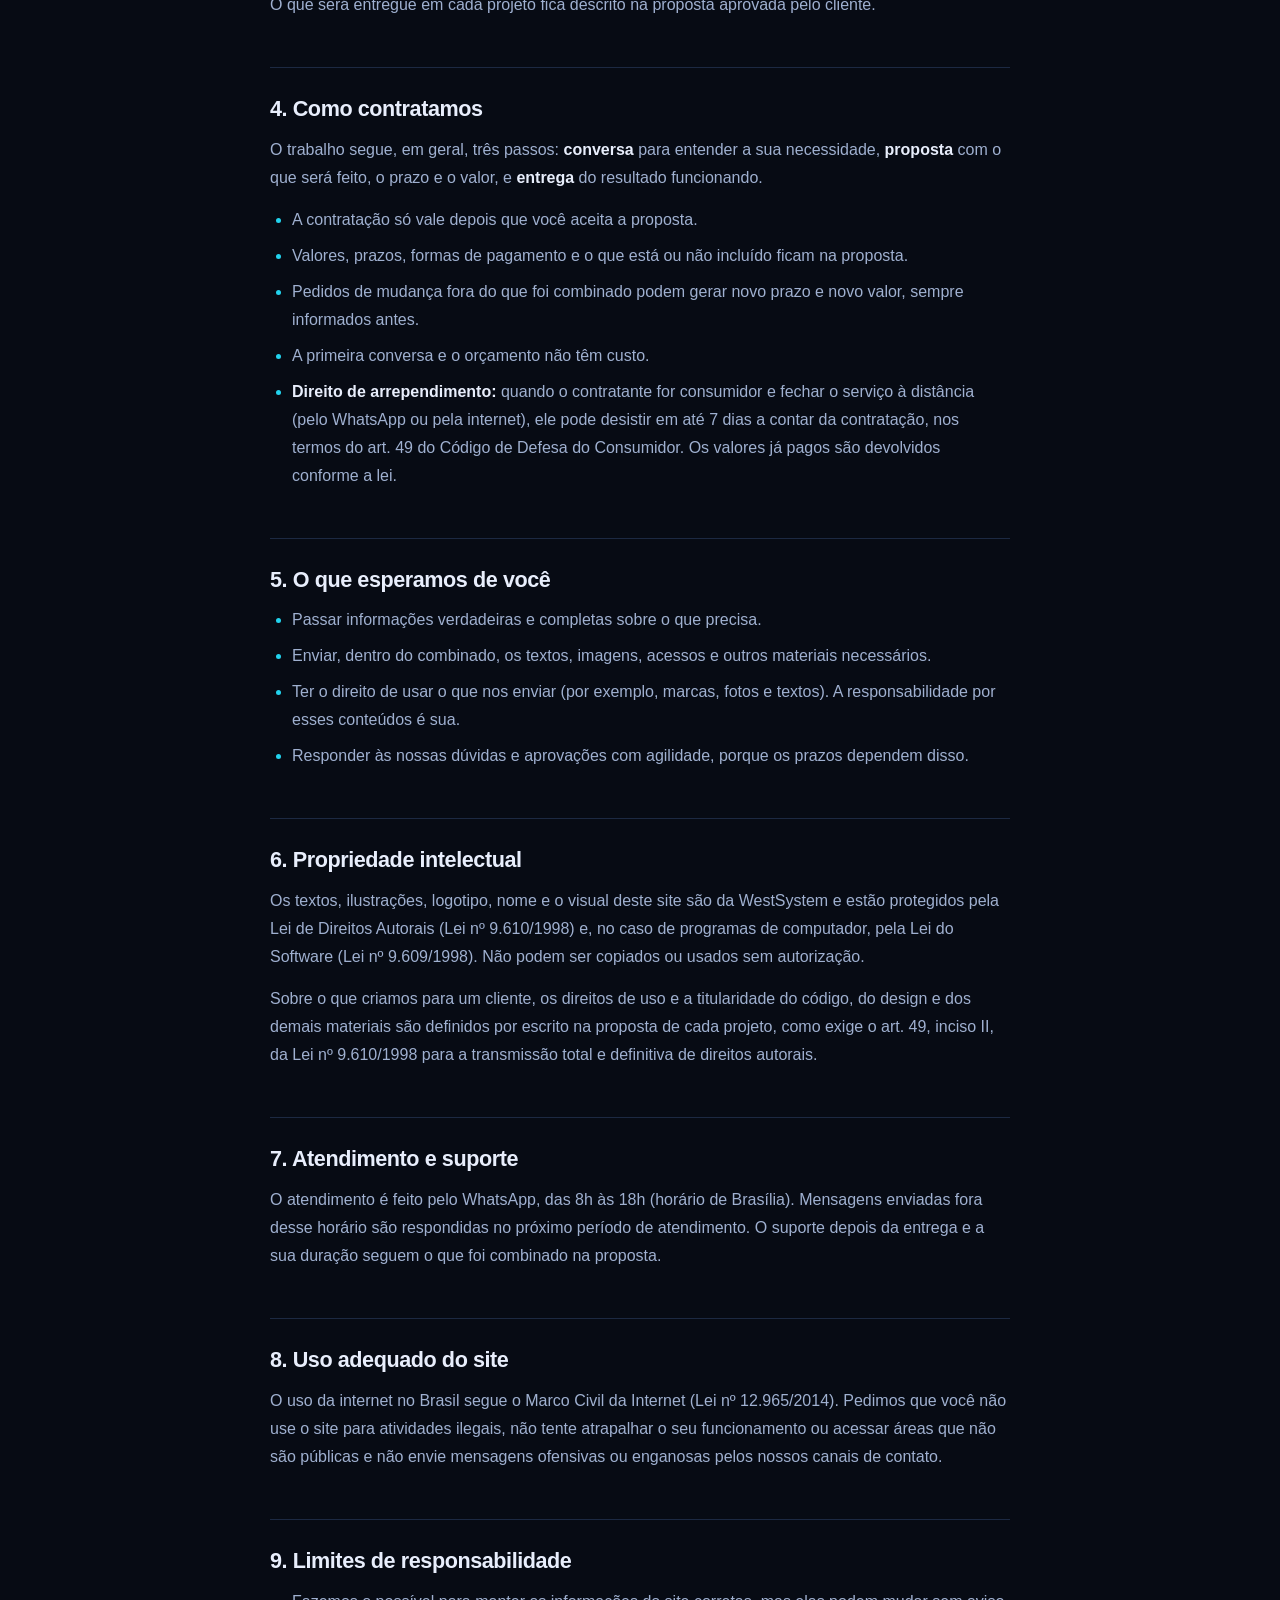
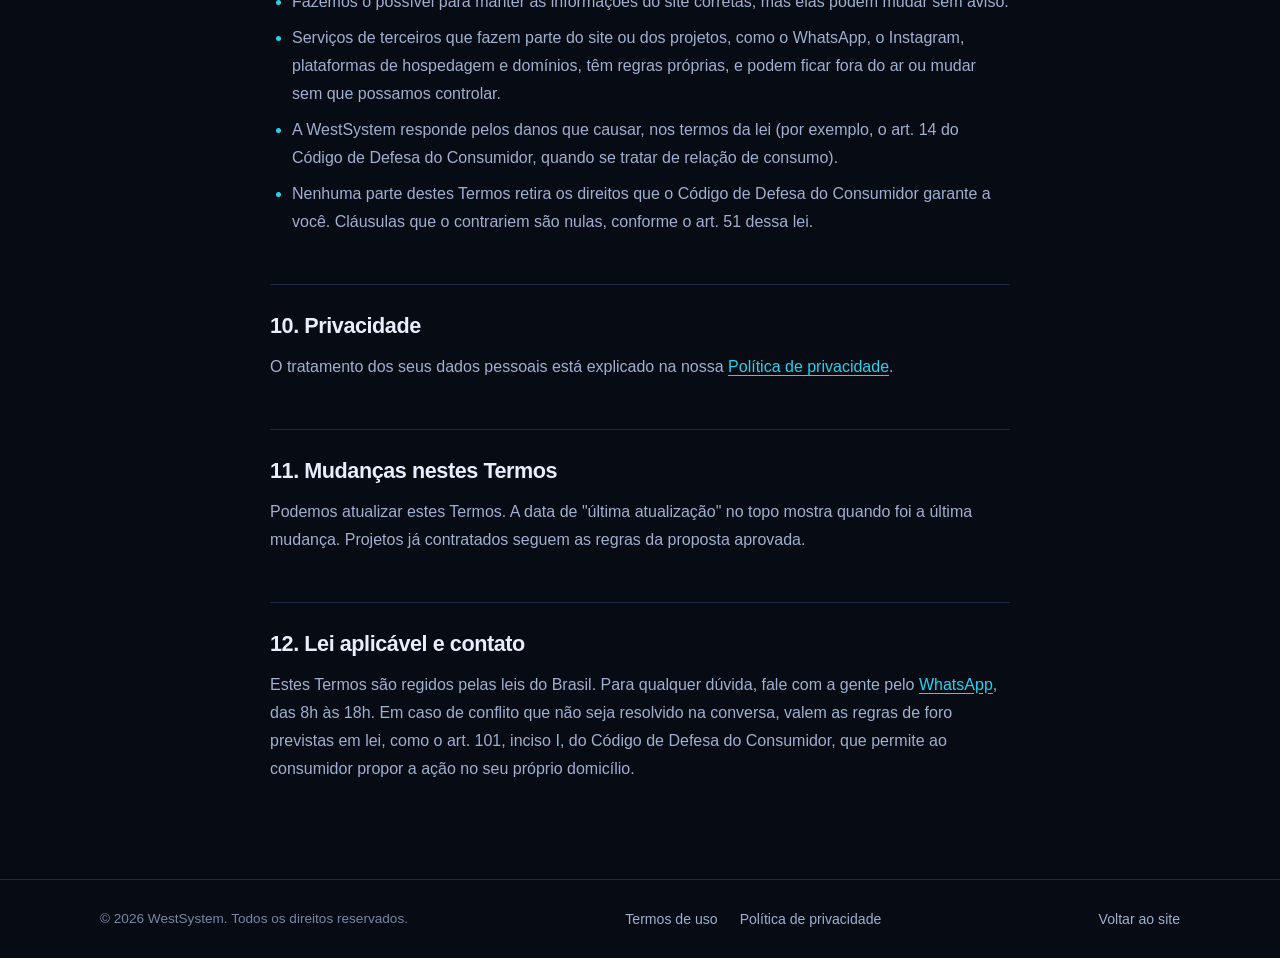
<file: termos.html>
<!DOCTYPE html>
<html lang="pt-BR">
<head>
  <meta charset="UTF-8">
  <meta name="viewport" content="width=device-width, initial-scale=1, viewport-fit=cover">
  <title>Termos de uso | WestSystem</title>
  <meta name="description" content="Regras de uso do site e da contratação dos serviços da WestSystem, em linguagem simples.">
  <meta name="theme-color" content="#070b14">
  <link rel="icon" href="favicon.svg" type="image/svg+xml">
  <link rel="icon" href="favicon-32.png" sizes="32x32" type="image/png">
  <link rel="apple-touch-icon" href="apple-touch-icon.png">
  <link rel="stylesheet" href="style.css">
</head>
<body>

  <header class="topo">
    <div class="container topo__barra">
      <a href="index.html" class="logo" aria-label="WestSystem, voltar ao início">
        <svg class="logo__marca" viewBox="0 0 32 32" aria-hidden="true">
          <rect x="1" y="1" width="30" height="30" rx="8" fill="#ffffff" stroke="url(#grad)" stroke-width="2"/>
          <path d="M6 9.5l4.5 13L16 13l5.5 9.5L26 9.5" fill="none" stroke="url(#gw)" stroke-width="4" stroke-linecap="round" stroke-linejoin="round"/>
          <defs>
            <linearGradient id="gw" x1="0" y1="0" x2="1" y2="0"><stop offset="0" stop-color="#05080f"/><stop offset="1" stop-color="#3b82f6"/></linearGradient><linearGradient id="grad" x1="0" y1="0" x2="1" y2="1">
              <stop offset="0" stop-color="#3b82f6"/>
              <stop offset="1" stop-color="#22d3ee"/>
            </linearGradient>
          </defs>
        </svg>
        <span class="logo__texto">West<strong>System</strong><span class="cursor">_</span></span>
      </a>
      <a href="index.html" class="topo__voltar">← Voltar ao site</a>
    </div>
  </header>

  <main class="documento">
    <p class="documento__marca">// legal</p>
    <h1>Termos de uso</h1>
    <p class="documento__data">Última atualização: 24 de outubro de 2026</p>
    <p class="documento__intro">Estas são as regras de uso do site e da contratação dos serviços da WestSystem, escritas de forma simples.</p>

    <div class="documento__resumo">
      <p><strong>Resumo em poucas linhas</strong></p>
      <ul>
        <li>Cada projeto tem uma proposta com escopo, prazo e valor, combinados antes de começar.</li>
        <li>As informações e os exemplos do site servem para apresentar o nosso trabalho e não são uma oferta fechada.</li>
        <li>O atendimento é das 8h às 18h, pelo WhatsApp.</li>
        <li>Respeitamos o Código de Defesa do Consumidor e a legislação brasileira.</li>
      </ul>
    </div>

    <h2>1. Aceitação</h2>
    <p>Ao navegar neste site ou contratar a <strong>WestSystem</strong>, você concorda com estes Termos de uso. Se não concordar com alguma parte, pedimos que não utilize o site e fale com a gente antes de contratar.</p>
    <p>Estes Termos seguem a legislação brasileira, em especial:</p>
    <ul>
      <li>o <strong>Código Civil</strong> (Lei nº 10.406/2002), nas regras sobre contratos e prestação de serviços (arts. 593 a 609);</li>
      <li>o <strong>Código de Defesa do Consumidor</strong> (Lei nº 8.078/1990), quando o contratante for consumidor;</li>
      <li>o <strong>Decreto nº 7.962/2013</strong>, que trata da contratação no comércio eletrônico;</li>
      <li>o <strong>Marco Civil da Internet</strong> (Lei nº 12.965/2014);</li>
      <li>a <strong>Lei Geral de Proteção de Dados</strong> (Lei nº 13.709/2018).</li>
    </ul>

    <h2>2. Sobre o site</h2>
    <p>Este site apresenta a WestSystem e os serviços que oferecemos. Ele tem fins informativos. As ilustrações, os exemplos de painel e as demonstrações servem para dar uma ideia do nosso trabalho, e cada projeto real é montado de acordo com a necessidade do cliente.</p>

    <h2>3. Os nossos serviços</h2>
    <p>Criamos soluções digitais sob medida, como:</p>
    <ul>
      <li>sites;</li>
      <li>automações de tarefas;</li>
      <li>sistemas sob medida;</li>
      <li>bots de atendimento;</li>
      <li>outras soluções que combinarmos caso a caso.</li>
    </ul>
    <p>O que será entregue em cada projeto fica descrito na proposta aprovada pelo cliente.</p>

    <h2>4. Como contratamos</h2>
    <p>O trabalho segue, em geral, três passos: <strong>conversa</strong> para entender a sua necessidade, <strong>proposta</strong> com o que será feito, o prazo e o valor, e <strong>entrega</strong> do resultado funcionando.</p>
    <ul>
      <li>A contratação só vale depois que você aceita a proposta.</li>
      <li>Valores, prazos, formas de pagamento e o que está ou não incluído ficam na proposta.</li>
      <li>Pedidos de mudança fora do que foi combinado podem gerar novo prazo e novo valor, sempre informados antes.</li>
      <li>A primeira conversa e o orçamento não têm custo.</li>
      <li><strong>Direito de arrependimento:</strong> quando o contratante for consumidor e fechar o serviço à distância (pelo WhatsApp ou pela internet), ele pode desistir em até 7 dias a contar da contratação, nos termos do art. 49 do Código de Defesa do Consumidor. Os valores já pagos são devolvidos conforme a lei.</li>
    </ul>

    <h2>5. O que esperamos de você</h2>
    <ul>
      <li>Passar informações verdadeiras e completas sobre o que precisa.</li>
      <li>Enviar, dentro do combinado, os textos, imagens, acessos e outros materiais necessários.</li>
      <li>Ter o direito de usar o que nos enviar (por exemplo, marcas, fotos e textos). A responsabilidade por esses conteúdos é sua.</li>
      <li>Responder às nossas dúvidas e aprovações com agilidade, porque os prazos dependem disso.</li>
    </ul>

    <h2>6. Propriedade intelectual</h2>
    <p>Os textos, ilustrações, logotipo, nome e o visual deste site são da WestSystem e estão protegidos pela Lei de Direitos Autorais (Lei nº 9.610/1998) e, no caso de programas de computador, pela Lei do Software (Lei nº 9.609/1998). Não podem ser copiados ou usados sem autorização.</p>
    <p>Sobre o que criamos para um cliente, os direitos de uso e a titularidade do código, do design e dos demais materiais são definidos por escrito na proposta de cada projeto, como exige o art. 49, inciso II, da Lei nº 9.610/1998 para a transmissão total e definitiva de direitos autorais.</p>

    <h2>7. Atendimento e suporte</h2>
    <p>O atendimento é feito pelo WhatsApp, das 8h às 18h (horário de Brasília). Mensagens enviadas fora desse horário são respondidas no próximo período de atendimento. O suporte depois da entrega e a sua duração seguem o que foi combinado na proposta.</p>

    <h2>8. Uso adequado do site</h2>
    <p>O uso da internet no Brasil segue o Marco Civil da Internet (Lei nº 12.965/2014). Pedimos que você não use o site para atividades ilegais, não tente atrapalhar o seu funcionamento ou acessar áreas que não são públicas e não envie mensagens ofensivas ou enganosas pelos nossos canais de contato.</p>

    <h2>9. Limites de responsabilidade</h2>
    <ul>
      <li>Fazemos o possível para manter as informações do site corretas, mas elas podem mudar sem aviso.</li>
      <li>Serviços de terceiros que fazem parte do site ou dos projetos, como o WhatsApp, o Instagram, plataformas de hospedagem e domínios, têm regras próprias, e podem ficar fora do ar ou mudar sem que possamos controlar.</li>
      <li>A WestSystem responde pelos danos que causar, nos termos da lei (por exemplo, o art. 14 do Código de Defesa do Consumidor, quando se tratar de relação de consumo).</li>
      <li>Nenhuma parte destes Termos retira os direitos que o Código de Defesa do Consumidor garante a você. Cláusulas que o contrariem são nulas, conforme o art. 51 dessa lei.</li>
    </ul>

    <h2>10. Privacidade</h2>
    <p>O tratamento dos seus dados pessoais está explicado na nossa <a href="privacidade.html">Política de privacidade</a>.</p>

    <h2>11. Mudanças nestes Termos</h2>
    <p>Podemos atualizar estes Termos. A data de "última atualização" no topo mostra quando foi a última mudança. Projetos já contratados seguem as regras da proposta aprovada.</p>

    <h2>12. Lei aplicável e contato</h2>
    <p>Estes Termos são regidos pelas leis do Brasil. Para qualquer dúvida, fale com a gente pelo <a href="#" class="js-whatsapp">WhatsApp</a>, das 8h às 18h. Em caso de conflito que não seja resolvido na conversa, valem as regras de foro previstas em lei, como o art. 101, inciso I, do Código de Defesa do Consumidor, que permite ao consumidor propor a ação no seu próprio domicílio.</p>

  </main>

  <footer class="rodape rodape--simples">
    <div class="container">
      <div class="rodape__base">
        <p class="rodape__direitos">© <span id="ano">2026</span> WestSystem. Todos os direitos reservados.</p>
        <nav class="rodape__legal" aria-label="Documentos legais">
          <a href="termos.html">Termos de uso</a>
          <a href="privacidade.html">Política de privacidade</a>
        </nav>
        <a href="index.html" class="rodape__topo">Voltar ao site</a>
      </div>
    </div>
  </footer>

  <script src="config.js"></script>
  <script src="documento.js"></script>
</body>
</html>
</file>
<file: style.css>
/* ============================================================
   WestSystem - estilos
   Página toda escura, com animações que lembram um sistema vivo.
   Para mudar as cores do site inteiro, mexa só nas variáveis abaixo.
   ============================================================ */

:root {
  --fundo: #070b14;
  --fundo-2: #0c1322;
  --painel: #101a2e;
  --linha: #1c2942;
  --linha-forte: #2a3c5e;

  --texto: #e8eefc;
  --texto-suave: #9fb0d0;

  --azul: #3b82f6;
  --ciano: #22d3ee;
  --verde: #34d399;   /* luzinha de "tudo certo" */
  --ambar: #fbbf24;
  --degrade: linear-gradient(135deg, var(--azul), var(--ciano));

  --mono: ui-monospace, "SF Mono", Menlo, Consolas, monospace;
  --raio: 16px;
  --largura: 1120px;
}

/* ---------- base ---------- */
* { box-sizing: border-box; margin: 0; padding: 0; }

html { scroll-behavior: smooth; scroll-padding-top: 72px; }

body {
  font-family: -apple-system, BlinkMacSystemFont, "Segoe UI", Roboto, Helvetica, Arial, sans-serif;
  color: var(--texto);
  background: var(--fundo);
  line-height: 1.6;
  -webkit-font-smoothing: antialiased;
  overflow-x: hidden;
}

/* Grade sutil no fundo, como papel milimetrado de tecnologia */
body::before {
  content: "";
  position: fixed;
  inset: 0;
  z-index: -1;
  background-image:
    linear-gradient(var(--linha) 1px, transparent 1px),
    linear-gradient(90deg, var(--linha) 1px, transparent 1px);
  background-size: 56px 56px;
  opacity: .22;
  mask-image: radial-gradient(ellipse at 50% 0%, #000 20%, transparent 75%);
  -webkit-mask-image: radial-gradient(ellipse at 50% 0%, #000 20%, transparent 75%);
}

a { color: inherit; text-decoration: none; }

.container {
  width: 100%;
  max-width: var(--largura);
  margin: 0 auto;
  padding: 0 20px;
}
.container--estreito { max-width: 760px; }

h1, h2, h3 { line-height: 1.2; letter-spacing: -0.02em; }

/* ---------- entrada rápida do topo (sem tela de espera) ---------- */
/* O conteúdo já está na tela; só desliza para o lugar em menos de 1s. */
.hero__conteudo > *,
.painel {
  animation: entra .6s ease both;
}
.hero__conteudo > :nth-child(1) { animation-delay: .05s; }
.hero__conteudo > :nth-child(2) { animation-delay: .12s; }
.hero__conteudo > :nth-child(3) { animation-delay: .19s; }
.hero__conteudo > :nth-child(4) { animation-delay: .26s; }
.hero__conteudo > :nth-child(5) { animation-delay: .33s; }
.painel { animation-delay: .25s; }
@keyframes entra { from { opacity: 0; transform: translateY(18px); } }

/* ---------- barra de progresso da página ---------- */
.progresso {
  position: fixed;
  top: 0; left: 0; right: 0;
  height: 3px;
  z-index: 50;
}
.progresso__barra {
  height: 100%;
  width: 0;
  background: var(--degrade);
  box-shadow: 0 0 12px var(--ciano);
}

/* ---------- luzinha de status ---------- */
.led {
  display: inline-block;
  width: 8px; height: 8px;
  border-radius: 50%;
  background: var(--verde);
  box-shadow: 0 0 8px var(--verde);
  animation: pisca 2s ease-in-out infinite;
}
.led--ambar { background: var(--ambar); box-shadow: 0 0 8px var(--ambar); animation-delay: .6s; }
@keyframes pisca { 50% { opacity: .35; } }

/* ============================================================
   BOTÕES
   ============================================================ */
.botao {
  display: inline-block;
  padding: 14px 26px;
  border-radius: 999px;
  background: var(--degrade);
  color: #04101f;
  font-weight: 700;
  font-size: 1rem;
  border: 2px solid transparent;
  transition: transform .15s ease, box-shadow .15s ease;
  cursor: pointer;
}
.botao:hover { transform: translateY(-2px); box-shadow: 0 10px 30px rgba(34, 211, 238, .3); }
.botao:focus-visible { outline: 3px solid var(--ciano); outline-offset: 3px; }

.botao--contorno {
  background: transparent;
  color: var(--texto);
  border-color: var(--linha-forte);
}
.botao--contorno:hover { box-shadow: none; border-color: var(--ciano); }

.botao--pequeno { padding: 9px 18px; font-size: .92rem; }
.botao--grande { padding: 18px 36px; font-size: 1.12rem; }

/* botão final que "respira" para chamar atenção */
.botao--pulsa { animation: respira 2.4s ease-in-out infinite; }
@keyframes respira {
  0%, 100% { box-shadow: 0 0 0 0 rgba(34, 211, 238, .45); }
  50%      { box-shadow: 0 0 0 16px rgba(34, 211, 238, 0); }
}

/* ============================================================
   TOPO / MENU
   ============================================================ */
.topo {
  position: sticky;
  top: 0;
  z-index: 40;
  background: rgba(7, 11, 20, .82);
  backdrop-filter: blur(10px);
  border-bottom: 1px solid var(--linha);
}
.topo__barra {
  display: flex;
  align-items: center;
  justify-content: space-between;
  height: 64px;
}

.logo { display: inline-flex; align-items: center; gap: 10px; }
.logo__marca { width: 32px; height: 32px; }
.logo__texto { font-size: 1.25rem; font-weight: 400; letter-spacing: -0.02em; }
.logo__texto strong { font-weight: 800; color: var(--ciano); }
.cursor { color: var(--ciano); font-family: var(--mono); animation: cursor 1s steps(1) infinite; }
@keyframes cursor { 50% { opacity: 0; } }

.topo__barra { position: relative; }
.menu { display: flex; align-items: center; gap: 26px; }

/* botão de 3 riscos (só aparece no celular) */
.menu-botao {
  display: none;
  place-items: center;
  width: 44px; height: 44px;
  background: transparent;
  border: 1px solid var(--linha-forte);
  border-radius: 10px;
  cursor: pointer;
}
.menu-botao span,
.menu-botao span::before,
.menu-botao span::after {
  display: block;
  width: 20px; height: 2px;
  background: var(--texto);
  border-radius: 2px;
  transition: transform .2s ease, background .2s ease;
}
.menu-botao span { position: relative; }
.menu-botao span::before, .menu-botao span::after { content: ""; position: absolute; left: 0; }
.menu-botao span::before { top: -6px; }
.menu-botao span::after { top: 6px; }
/* vira um "X" quando o menu está aberto */
.menu-botao[aria-expanded="true"] span { background: transparent; }
.menu-botao[aria-expanded="true"] span::before { transform: translateY(6px) rotate(45deg); }
.menu-botao[aria-expanded="true"] span::after { transform: translateY(-6px) rotate(-45deg); }
.menu-botao:focus-visible { outline: 3px solid var(--ciano); outline-offset: 2px; }
.menu a:not(.botao) { color: var(--texto-suave); font-size: .93rem; transition: color .15s; }
.menu a:not(.botao):hover { color: #fff; }

/* ============================================================
   HERO
   ============================================================ */
.hero {
  position: relative;
  padding: 80px 0 96px;
  overflow: hidden;
}
/* brilho azul que flutua devagar atrás do topo */
.hero::before {
  content: "";
  position: absolute;
  width: 640px; height: 640px;
  right: -140px; top: -220px;
  background: radial-gradient(circle, rgba(59, 130, 246, .35), transparent 65%);
  animation: flutua 9s ease-in-out infinite;
  pointer-events: none;
}
@keyframes flutua { 50% { transform: translate(-40px, 30px); } }

.hero__grade {
  position: relative;
  display: grid;
  grid-template-columns: 1.1fr .9fr;
  gap: 56px;
  align-items: center;
}

.etiqueta {
  display: inline-flex;
  align-items: center;
  gap: 10px;
  padding: 6px 14px;
  border: 1px solid var(--linha-forte);
  background: var(--fundo-2);
  border-radius: 999px;
  color: var(--ciano);
  font-family: var(--mono);
  font-size: .82rem;
  margin-bottom: 24px;
}

.hero h1 { font-size: clamp(2.1rem, 5vw, 3.5rem); font-weight: 800; }
.destaque {
  background: linear-gradient(90deg, var(--azul), var(--ciano), var(--azul));
  background-size: 200% 100%;
  -webkit-background-clip: text;
  background-clip: text;
  color: transparent;
  animation: brilho 6s linear infinite;
}
@keyframes brilho { to { background-position: 200% 0; } }

.hero__texto { margin-top: 22px; font-size: 1.14rem; color: var(--texto-suave); max-width: 560px; }
.hero__acoes { display: flex; flex-wrap: wrap; gap: 14px; margin-top: 34px; }
.hero__nota { margin-top: 16px; font-size: .9rem; color: var(--texto-suave); }

/* ---------- painel de exemplo ---------- */
.painel {
  background: linear-gradient(180deg, var(--painel), var(--fundo-2));
  border: 1px solid var(--linha-forte);
  border-radius: var(--raio);
  box-shadow: 0 24px 60px rgba(0, 0, 0, .45), 0 0 0 1px rgba(34, 211, 238, .05);
  overflow: hidden;
  font-family: var(--mono);
  position: relative;
}
/* linha de luz que varre o painel, como um "scanner" */
.painel::after {
  content: "";
  position: absolute;
  left: 0; right: 0; top: 0;
  height: 60px;
  background: linear-gradient(180deg, transparent, rgba(34, 211, 238, .08), transparent);
  animation: varre 5s linear infinite;
  pointer-events: none;
}
@keyframes varre { from { transform: translateY(-60px); } to { transform: translateY(420px); } }

.painel__topo {
  display: flex;
  align-items: center;
  gap: 12px;
  padding: 12px 16px;
  border-bottom: 1px solid var(--linha);
  font-size: .78rem;
  color: var(--texto-suave);
}
.painel__bolinhas { display: inline-flex; gap: 6px; }
.painel__bolinhas i { width: 10px; height: 10px; border-radius: 50%; background: var(--linha-forte); display: block; }
.painel__titulo { flex: 1; }
.painel__status { display: inline-flex; align-items: center; gap: 6px; color: var(--verde); }

.painel__metricas { padding: 18px 18px 8px; display: grid; gap: 16px; }
.metrica__linha { display: flex; justify-content: space-between; font-size: .8rem; color: var(--texto-suave); margin-bottom: 6px; }
.metrica__linha b { color: var(--texto); font-weight: 600; }
.metrica__trilho { height: 8px; background: var(--fundo); border-radius: 99px; overflow: hidden; }
.metrica__barra {
  height: 100%;
  width: 70%;
  background: var(--degrade);
  border-radius: 99px;
  transition: width 1.2s cubic-bezier(.4, 0, .2, 1);
}

.painel__log {
  list-style: none;
  padding: 14px 18px 18px;
  margin-top: 10px;
  border-top: 1px solid var(--linha);
  font-size: .78rem;
  color: var(--texto-suave);
  min-height: 130px;
}
.painel__log li { padding: 2px 0; animation: entra-log .4s ease; white-space: nowrap; overflow: hidden; text-overflow: ellipsis; }
.painel__log li .hora { color: var(--linha-forte); margin-right: 8px; }
.painel__log li .ok { color: var(--verde); margin-right: 6px; }
@keyframes entra-log { from { opacity: 0; transform: translateY(8px); } }

/* ============================================================
   SEÇÕES
   ============================================================ */
.secao { padding: 92px 0; }
.secao--painel { background: var(--fundo-2); border-top: 1px solid var(--linha); border-bottom: 1px solid var(--linha); }

.secao__marca { font-family: var(--mono); color: var(--ciano); font-size: .85rem; margin-bottom: 10px; }
.secao h2 { font-size: clamp(1.7rem, 3.6vw, 2.4rem); font-weight: 800; }
.secao__intro { margin-top: 12px; color: var(--texto-suave); font-size: 1.07rem; max-width: 620px; }

/* ---------- cartões de serviços ---------- */
/* ---------- carrossel de serviços ---------- */
.carrossel { margin-top: 44px; }

/* a faixa rola para o lado; cada cartão "encaixa" no lugar ao parar */
.carrossel__faixa {
  --por-vez: 3;            /* quantos cartões aparecem ao mesmo tempo */
  --espaco: 20px;
  display: flex;
  gap: var(--espaco);
  overflow-x: auto;
  scroll-snap-type: x mandatory;
  -webkit-overflow-scrolling: touch;
  scrollbar-width: none;           /* esconde a barra de rolagem */
  /* folga em volta para o cartão poder crescer no hover sem ser cortado */
  padding: 22px 8px;
  margin: -22px -8px;
  scroll-padding-inline: 8px;
}
.carrossel__faixa::-webkit-scrollbar { display: none; }
.carrossel__faixa:focus-visible { outline: 3px solid var(--ciano); outline-offset: 4px; border-radius: 12px; }

.cartao {
  flex: 0 0 calc((100% - var(--espaco) * (var(--por-vez) - 1)) / var(--por-vez));
  scroll-snap-align: start;
  display: flex;
  flex-direction: column;
  overflow: hidden;
  position: relative;
  background: linear-gradient(180deg, var(--painel), var(--fundo-2));
  border: 1px solid var(--linha);
  border-radius: var(--raio);
  transition: scale .25s ease, border-color .2s ease, box-shadow .2s ease;
}
/* Ao passar o mouse, o cartão cresce */
.cartao:hover {
  scale: 1.04;
  z-index: 2;
  border-color: var(--ciano);
  box-shadow: 0 20px 50px rgba(34, 211, 238, .18);
}
.cartao__imagem { display: block; width: 100%; height: auto; aspect-ratio: 16 / 10; object-fit: cover; background: var(--fundo-2); border-bottom: 1px solid var(--linha); }
.cartao__corpo { display: flex; flex-direction: column; flex: 1; padding: 26px 26px 28px; }

.cartao__topo { display: flex; align-items: center; justify-content: space-between; margin-bottom: 20px; }
.cartao__icone {
  width: 56px; height: 56px;
  display: grid; place-items: center;
  font-size: 1.7rem;
  background: var(--fundo);
  border: 1px solid var(--linha);
  border-radius: 12px;
}
.cartao h3 { font-size: 1.4rem; margin-bottom: 12px; }
.cartao p { color: var(--texto-suave); font-size: 1.02rem; line-height: 1.65; margin-bottom: 24px; }
.cartao--outros { border-style: dashed; }

/* barrinha que enche quando o carrossel aparece na tela */
.cartao__trilho { height: 3px; background: var(--fundo); border-radius: 99px; margin-top: auto; overflow: hidden; }
.cartao__barra { height: 100%; width: 0; background: var(--degrade); border-radius: 99px; transition: width 1.4s ease .3s; }
.carrossel.visivel .cartao__barra { width: 100%; }

/* setas e pontinhos */
.carrossel__controles { display: flex; align-items: center; justify-content: center; gap: 18px; margin-top: 30px; }
.carrossel__seta {
  width: 46px; height: 46px;
  display: grid; place-items: center;
  border-radius: 50%;
  border: 1px solid var(--linha-forte);
  background: var(--painel);
  color: var(--ciano);
  cursor: pointer;
  transition: border-color .2s, opacity .2s, transform .15s;
}
.carrossel__seta svg { width: 22px; height: 22px; }
.carrossel__seta:hover:not(:disabled) { border-color: var(--ciano); transform: scale(1.06); }
.carrossel__seta:disabled { opacity: .35; cursor: default; }
.carrossel__seta:focus-visible { outline: 3px solid var(--ciano); outline-offset: 3px; }

.carrossel__pontos { display: flex; gap: 10px; align-items: center; }
.carrossel__ponto {
  width: 10px; height: 10px;
  padding: 0;
  border: 0;
  border-radius: 99px;
  background: var(--linha-forte);
  cursor: pointer;
  transition: width .25s ease, background .25s ease;
}
.carrossel__ponto[aria-current="true"] { width: 28px; background: var(--ciano); }
.carrossel__ponto:focus-visible { outline: 3px solid var(--ciano); outline-offset: 3px; }

@media (max-width: 880px) { .carrossel__faixa { --por-vez: 2; } }
@media (max-width: 560px) {
  .carrossel__faixa { --por-vez: 1; --espaco: 14px; }
  .cartao { flex-basis: 86%; } /* deixa um pedacinho do próximo cartão aparecendo */
}

/* ---------- fluxo de automação ---------- */
.fluxo {
  display: flex;
  align-items: center;
  margin-top: 48px;
  padding: 32px 24px;
  background: var(--fundo);
  border: 1px solid var(--linha);
  border-radius: var(--raio);
}
.fluxo__no {
  flex: 0 0 auto;
  width: 150px;
  text-align: center;
  display: flex; flex-direction: column; align-items: center; gap: 12px;
}
.fluxo__no b { font-size: .92rem; font-weight: 600; }
.fluxo__icone {
  width: 64px; height: 64px;
  display: grid; place-items: center;
  font-size: 1.8rem;
  background: var(--painel);
  border: 1px solid var(--linha-forte);
  border-radius: 18px;
  animation: acende 6s ease-in-out infinite;
}
/* cada etapa "acende" na sua vez, seguindo o caminho da informação */
.fluxo__no:nth-of-type(1) .fluxo__icone { animation-delay: 0s; }
.fluxo__no:nth-of-type(3) .fluxo__icone { animation-delay: 1.5s; }
.fluxo__no:nth-of-type(5) .fluxo__icone { animation-delay: 3s; }
.fluxo__no:nth-of-type(7) .fluxo__icone { animation-delay: 4.5s; }
@keyframes acende {
  0%, 22%, 100% { border-color: var(--linha-forte); box-shadow: none; }
  8%            { border-color: var(--ciano); box-shadow: 0 0 22px rgba(34, 211, 238, .45); }
}

.fluxo__fio {
  position: relative;
  flex: 1;
  height: 2px;
  background: var(--linha-forte);
  margin: 0 6px 28px;
  min-width: 24px;
}
/* a bolinha de luz que viaja pelo fio */
.fluxo__fio i {
  position: absolute;
  top: -3px; left: 0;
  width: 8px; height: 8px;
  border-radius: 50%;
  background: var(--ciano);
  box-shadow: 0 0 10px var(--ciano);
  animation: viaja 1.5s ease-in-out infinite;
}
.fluxo__fio:nth-of-type(1) i { animation-delay: 0s; }
.fluxo__fio:nth-of-type(2) i { animation-delay: .5s; }
.fluxo__fio:nth-of-type(3) i { animation-delay: 1s; }
@keyframes viaja {
  0%   { left: 0; opacity: 0; }
  15%  { opacity: 1; }
  85%  { opacity: 1; }
  100% { left: calc(100% - 8px); opacity: 0; }
}
.fluxo__nota { margin-top: 14px; font-size: .85rem; color: var(--texto-suave); font-family: var(--mono); }

/* ---------- passos ---------- */
.passos {
  list-style: none;
  display: grid;
  grid-template-columns: repeat(auto-fit, minmax(250px, 1fr));
  gap: 24px;
  margin-top: 44px;
  counter-reset: passo;
}
.passo {
  position: relative;
  background: linear-gradient(180deg, var(--painel), var(--fundo-2));
  border: 1px solid var(--linha);
  border-radius: var(--raio);
  padding: 30px 28px;
}
.passo__numero {
  display: grid; place-items: center;
  width: 44px; height: 44px;
  border-radius: 50%;
  background: var(--degrade);
  color: #04101f;
  font-weight: 800;
  font-size: 1.2rem;
  margin-bottom: 16px;
}
.passo h3 { font-size: 1.25rem; margin-bottom: 8px; }
.passo p { color: var(--texto-suave); }

/* ---------- motivos ---------- */
.motivos {
  display: grid;
  grid-template-columns: repeat(auto-fit, minmax(250px, 1fr));
  gap: 32px;
  margin-top: 40px;
}
.motivo { border-left: 2px solid var(--ciano); padding-left: 20px; }
.motivo h3 { font-size: 1.2rem; margin-bottom: 8px; }
.motivo p { color: var(--texto-suave); }

/* ---------- avaliações ---------- */
.avaliacoes {
  display: grid;
  grid-template-columns: repeat(3, 1fr);
  gap: 20px;
  margin-top: 44px;
}
@media (max-width: 880px) { .avaliacoes { grid-template-columns: 1fr; } }

.avaliacao {
  position: relative;
  display: flex;
  flex-direction: column;
  gap: 18px;
  padding: 30px 26px 26px;
  background: linear-gradient(180deg, var(--painel), var(--fundo-2));
  border: 1px solid var(--linha);
  border-radius: var(--raio);
}
/* etiqueta que avisa que o cartão é só um exemplo */
.avaliacao__exemplo {
  position: absolute;
  top: 14px; right: 14px;
  padding: 2px 10px;
  border: 1px dashed var(--ambar);
  border-radius: 99px;
  color: var(--ambar);
  font-family: var(--mono);
  font-size: .7rem;
}

.estrelas { display: flex; gap: 4px; }
.estrelas svg { width: 22px; height: 22px; fill: var(--ambar); filter: drop-shadow(0 0 6px rgba(251, 191, 36, .45)); }
/* estrela vazia (nota menor que 5) */
.estrelas svg.vazia { fill: var(--linha-forte); filter: none; }
/* as estrelas acendem uma depois da outra quando o cartão aparece */
.js .aparece .estrelas svg { opacity: .15; transition: opacity .4s ease; }
.js .aparece.visivel .estrelas svg { opacity: 1; }
.js .aparece.visivel .estrelas svg:nth-child(1) { transition-delay: .3s; }
.js .aparece.visivel .estrelas svg:nth-child(2) { transition-delay: .45s; }
.js .aparece.visivel .estrelas svg:nth-child(3) { transition-delay: .6s; }
.js .aparece.visivel .estrelas svg:nth-child(4) { transition-delay: .75s; }
.js .aparece.visivel .estrelas svg:nth-child(5) { transition-delay: .9s; }

.avaliacao blockquote { color: var(--texto); font-size: 1.04rem; line-height: 1.65; flex: 1; }

.avaliacao figcaption { display: flex; align-items: center; gap: 12px; }
.avaliacao__foto {
  flex: none;
  width: 44px; height: 44px;
  display: grid; place-items: center;
  border-radius: 50%;
  background: var(--degrade);
  color: #04101f;
  font-weight: 800;
}
.avaliacao figcaption b { display: block; font-size: .98rem; }
.avaliacao figcaption small { color: var(--texto-suave); font-size: .85rem; }

/* ---------- formulário de feedback ---------- */
.feedback { margin-top: 36px; display: grid; gap: 22px; }
.feedback__campo { border: 0; min-width: 0; }
.feedback__campo > label,
.feedback__campo > legend { display: block; font-weight: 600; margin-bottom: 8px; padding: 0; }
.feedback__campo small { font-weight: 400; color: var(--texto-suave); }

.feedback input[type="text"],
.feedback textarea {
  width: 100%;
  padding: 14px 16px;
  background: var(--fundo);
  color: var(--texto);
  border: 1px solid var(--linha-forte);
  border-radius: 12px;
  font: inherit;
  font-size: 1rem; /* 16px: evita o zoom automático do iPhone */
  transition: border-color .2s, box-shadow .2s;
}
.feedback textarea { resize: vertical; min-height: 130px; }
.feedback ::placeholder { color: #6b7c9c; }
.feedback input[type="text"]:focus,
.feedback textarea:focus { outline: none; border-color: var(--ciano); box-shadow: 0 0 0 3px rgba(34, 211, 238, .18); }

/* seletor de estrelas: as estrelas até a escolhida (ou sob o mouse) ficam douradas */
.nota { display: flex; flex-direction: row-reverse; justify-content: flex-end; gap: 4px; }
.nota input { position: absolute; opacity: 0; pointer-events: none; }
.nota label { cursor: pointer; padding: 4px; line-height: 0; }
.nota svg { width: 38px; height: 38px; fill: var(--linha-forte); transition: fill .15s, transform .15s; }
.nota label:hover svg,
.nota label:hover ~ label svg,
.nota input:checked ~ label svg { fill: var(--ambar); }
.nota label:hover svg { transform: scale(1.15); }
.nota input:focus-visible + label { outline: 3px solid var(--ciano); outline-offset: 2px; border-radius: 8px; }

.so-leitor { position: absolute; width: 1px; height: 1px; overflow: hidden; clip: rect(0 0 0 0); white-space: nowrap; }

.feedback__erro { color: #fca5a5; font-size: .95rem; }
.feedback .botao { justify-self: start; }
.feedback__nota { color: var(--texto-suave); font-size: .88rem; }
@media (max-width: 720px) { .feedback .botao { justify-self: stretch; } }

/* ---------- perguntas (<details> abre e fecha sem JavaScript) ---------- */
.pergunta {
  background: var(--painel);
  border: 1px solid var(--linha);
  border-radius: 12px;
  margin-top: 14px;
  transition: border-color .2s;
}
.pergunta:first-of-type { margin-top: 36px; }
.pergunta[open], .pergunta:hover { border-color: var(--linha-forte); }
.pergunta summary {
  list-style: none;
  cursor: pointer;
  padding: 18px 54px 18px 22px;
  font-weight: 600;
  position: relative;
}
.pergunta summary::-webkit-details-marker { display: none; }
.pergunta summary::after {
  content: "+";
  position: absolute;
  right: 22px; top: 50%;
  transform: translateY(-50%);
  font-size: 1.5rem;
  color: var(--ciano);
  font-family: var(--mono);
}
.pergunta[open] summary::after { content: "–"; }
.pergunta p { padding: 0 22px 20px; color: var(--texto-suave); }

/* ============================================================
   CHAMADA FINAL
   ============================================================ */
.final {
  background:
    radial-gradient(700px 320px at 50% 120%, rgba(59, 130, 246, .35), transparent 65%),
    var(--fundo-2);
  border-top: 1px solid var(--linha);
  text-align: center;
  padding: 100px 0;
}
.final h2 { font-size: clamp(1.8rem, 4vw, 2.6rem); font-weight: 800; }
.final p { margin: 16px auto 32px; max-width: 520px; color: var(--texto-suave); font-size: 1.1rem; }

/* ---------- rodapé ---------- */
.rodape {
  background: var(--fundo);
  border-top: 1px solid var(--linha);
  color: var(--texto-suave);
  padding: 64px 0 28px;
  font-size: .96rem;
}
.rodape__grade {
  display: grid;
  grid-template-columns: 1.6fr 1fr 1fr 1.2fr;
  gap: 40px;
}
.rodape__marca p { margin-top: 16px; max-width: 320px; line-height: 1.6; }
.logo--rodape .logo__texto { color: var(--texto); }

.rodape__coluna h3 {
  color: var(--texto);
  font-size: .85rem;
  font-family: var(--mono);
  font-weight: 600;
  letter-spacing: .04em;
  text-transform: uppercase;
  margin-bottom: 16px;
}
.rodape__coluna ul { list-style: none; display: grid; gap: 10px; }
.rodape__coluna a { transition: color .15s; }
.rodape__coluna a:hover { color: var(--ciano); }
.rodape__coluna a:focus-visible,
.rodape__topo:focus-visible { outline: 2px solid var(--ciano); outline-offset: 3px; border-radius: 4px; }

.rodape__base {
  display: flex;
  justify-content: space-between;
  align-items: center;
  gap: 16px;
  flex-wrap: wrap;
  margin-top: 48px;
  padding-top: 22px;
  border-top: 1px solid var(--linha);
}
.rodape__direitos { font-size: .85rem; opacity: .75; }
.rodape__horario { margin-top: 18px; font-size: .9rem; line-height: 1.6; }
.rodape__horario b { color: var(--texto); font-weight: 600; }
.rodape__legal { display: flex; gap: 22px; flex-wrap: wrap; font-size: .88rem; }
.rodape__legal a { transition: color .15s; }
.rodape__legal a:hover { color: var(--ciano); }
.rodape__legal a:focus-visible { outline: 2px solid var(--ciano); outline-offset: 3px; border-radius: 4px; }
.rodape__topo { font-size: .88rem; transition: color .15s; }
.rodape__topo:hover { color: var(--ciano); }

@media (max-width: 880px) {
  .rodape__grade { grid-template-columns: 1fr 1fr; }
  .rodape__marca { grid-column: 1 / -1; }
}
@media (max-width: 560px) {
  .rodape { padding-top: 48px; }
  .rodape__grade { grid-template-columns: 1fr; gap: 32px; }
  .rodape__base { flex-direction: column; align-items: flex-start; }
}

/* ============================================================
   BOTÃO FLUTUANTE DO WHATSAPP (sempre visível no canto da tela)
   ============================================================ */
.whatsapp-flutuante {
  position: fixed;
  /* respeita a área do "notch"/barra inferior de iPhones */
  right: max(22px, env(safe-area-inset-right));
  bottom: max(22px, env(safe-area-inset-bottom));
  z-index: 60;
  width: 62px; height: 62px;
  display: grid; place-items: center;
  border-radius: 50%;
  background: #25d366;
  color: #fff;
  box-shadow: 0 8px 24px rgba(0, 0, 0, .45);
  transition: transform .2s ease;
  animation: whatsapp-pulsa 2.6s ease-in-out infinite;
}
.whatsapp-flutuante svg { width: 34px; height: 34px; fill: currentColor; }
.whatsapp-flutuante:hover { transform: scale(1.1); }
.whatsapp-flutuante:focus-visible { outline: 3px solid #fff; outline-offset: 3px; }
@keyframes whatsapp-pulsa {
  0%, 100% { box-shadow: 0 8px 24px rgba(0, 0, 0, .45), 0 0 0 0 rgba(37, 211, 102, .5); }
  50%      { box-shadow: 0 8px 24px rgba(0, 0, 0, .45), 0 0 0 14px rgba(37, 211, 102, 0); }
}

/* ============================================================
   BOTÃO DE VOLTAR AO TOPO (fica logo acima do WhatsApp)
   ============================================================ */
.voltar-topo {
  position: fixed;
  right: max(31px, calc(env(safe-area-inset-right) + 9px));
  bottom: calc(max(22px, env(safe-area-inset-bottom)) + 76px);
  z-index: 60;
  width: 44px; height: 44px;
  display: grid; place-items: center;
  border-radius: 50%;
  border: 1px solid var(--linha-forte);
  background: var(--painel);
  color: var(--ciano);
  cursor: pointer;
  box-shadow: 0 6px 18px rgba(0, 0, 0, .4);
  /* escondido até a pessoa rolar um pouco */
  opacity: 0;
  visibility: hidden;
  transform: translateY(10px);
  transition: opacity .25s ease, transform .25s ease, visibility .25s, border-color .2s;
}
.voltar-topo.mostrar { opacity: 1; visibility: visible; transform: none; }
.voltar-topo:hover { border-color: var(--ciano); }
.voltar-topo:focus-visible { outline: 3px solid var(--ciano); outline-offset: 3px; }
.voltar-topo svg { width: 22px; height: 22px; }

@media (max-width: 380px) {
  .voltar-topo { right: 22px; bottom: calc(16px + 70px); }
}

/* ============================================================
   APARECER AO ROLAR (só vale quando o JavaScript está ligado)
   ============================================================ */
.js .aparece {
  opacity: 0;
  transform: translateY(24px);
  transition: opacity .7s ease, transform .7s ease;
}
.js .aparece.visivel { opacity: 1; transform: none; }

/* ============================================================
   CELULAR
   ============================================================ */
/* ---------- tablet (até 880px) ---------- */
@media (max-width: 880px) {
  .hero__grade { grid-template-columns: 1fr; gap: 44px; }
  .painel { max-width: 560px; }

  /* o fluxo vira uma coluna, com os fios na vertical */
  .fluxo { flex-direction: column; padding: 8px 0; background: none; border: 0; } /* sem a caixa cinza ao redor */
  .fluxo__no { width: 100%; }
  .fluxo__fio { display: none; } /* sem a linha cinza ligando as etapas */
  .fluxo { gap: 28px; } /* espaço entre as etapas, no lugar da linha */
  .fluxo__fio i { display: none; } /* sem a bolinha viajando no celular/tablet */
}

/* ---------- celular (até 720px) ---------- */
@media (max-width: 720px) {
  .hero { padding: 56px 0 64px; }
  .secao { padding: 68px 0; }
  .final { padding: 72px 0; }
  .botao { text-align: center; }
  .hero__acoes .botao { width: 100%; }

  /* menu vira botão de 3 riscos que abre uma lista */
  .menu-botao { display: grid; }
  .menu {
    display: none;
    position: absolute;
    top: 64px; left: 0; right: 0;
    flex-direction: column;
    align-items: stretch;
    gap: 0;
    padding: 8px 20px 20px;
    background: rgba(7, 11, 20, .97);
    border-bottom: 1px solid var(--linha);
  }
  .menu.aberto { display: flex; }
  .menu a:not(.botao) { padding: 14px 4px; font-size: 1.05rem; border-bottom: 1px solid var(--linha); }
  .menu .botao { margin-top: 14px; }
}

/* ---------- celulares pequenos (até 380px) ---------- */
@media (max-width: 380px) {
  .container { padding: 0 16px; }
  .logo__texto { font-size: 1.1rem; }
  .botao--grande { padding: 16px 24px; font-size: 1rem; }
  .whatsapp-flutuante { width: 56px; height: 56px; right: 16px; bottom: 16px; }
}

/* ---------- telas muito grandes (a partir de 1600px) ---------- */
@media (min-width: 1600px) {
  :root { --largura: 1280px; }
  html { font-size: 112.5%; }
}

/* ---------- toque (celular/tablet): sem "crescer ao passar o mouse" preso ---------- */
@media (hover: none) {
  .cartao:hover { scale: 1; box-shadow: none; border-color: var(--linha); }
  .botao:hover { transform: none; box-shadow: none; }
}

/* ---------- celular deitado (pouca altura) ---------- */
@media (max-height: 480px) and (orientation: landscape) {
  .hero { padding: 40px 0 48px; }
  .whatsapp-flutuante { width: 52px; height: 52px; }
  .voltar-topo { right: 26px; bottom: calc(22px + 64px); }
}


/* ============================================================
   EFEITOS SÓ PARA COMPUTADOR (tela grande + mouse)
   No celular e no tablet tudo isso fica desligado.
   ============================================================ */
.so-desktop { display: none; }

@media (min-width: 1024px) and (hover: hover) and (pointer: fine) {
  .so-desktop { display: grid; }

  /* ---------- painel do topo que inclina com o mouse ---------- */
  .painel-palco {
    transform: perspective(1000px) rotateX(var(--inclina-x, 0deg)) rotateY(var(--inclina-y, 0deg));
    transition: transform .25s ease-out;
    will-change: transform;
  }

  /* ---------- títulos que surgem palavra por palavra ---------- */
  .js .aparece.palavras { opacity: 1; transform: none; }
  .palavra {
    display: inline-block;
    overflow: hidden;
    vertical-align: bottom;
    padding-bottom: .14em;
    margin-bottom: -.14em;
  }
  .palavra__in {
    display: inline-block;
    transform: translateY(115%);
    transition: transform .8s cubic-bezier(.2, .7, .2, 1);
    transition-delay: calc(var(--i) * 70ms);
  }
  .palavras.visivel .palavra__in { transform: none; }
}

/* ============================================================
   QUEM PREFERE MENOS MOVIMENTO: desliga as animações
   ============================================================ */
@media (prefers-reduced-motion: reduce) {
  html { scroll-behavior: auto; }
  *, *::before, *::after { animation: none !important; transition: none !important; }
  .js .aparece { opacity: 1; transform: none; }
  .cartao__barra { width: 100%; }
}


/* ============================================================
   PÁGINAS DE DOCUMENTO (Termos de uso e Política de privacidade)
   ============================================================ */
.topo__voltar { color: var(--texto-suave); font-size: .95rem; transition: color .15s; }
.topo__voltar:hover { color: var(--ciano); }

.documento { max-width: 780px; margin: 0 auto; padding: 64px 20px 96px; }
.documento__marca { font-family: var(--mono); color: var(--ciano); font-size: .85rem; margin-bottom: 10px; }
.documento h1 { font-size: clamp(2rem, 5vw, 2.8rem); font-weight: 800; }
.documento__data { margin-top: 12px; color: var(--texto-suave); font-family: var(--mono); font-size: .85rem; }
.documento__intro { margin-top: 28px; font-size: 1.1rem; color: var(--texto); }

.documento h2 {
  margin-top: 48px;
  padding-top: 28px;
  border-top: 1px solid var(--linha);
  font-size: 1.35rem;
  font-weight: 700;
}
.documento h3 { margin-top: 24px; font-size: 1.05rem; color: var(--texto); }
.documento p, .documento li { color: var(--texto-suave); line-height: 1.75; }
.documento p { margin-top: 14px; }
.documento ul { margin: 14px 0 0 22px; display: grid; gap: 8px; }
.documento li::marker { color: var(--ciano); }
.documento strong { color: var(--texto); font-weight: 600; }
.documento a { color: var(--ciano); text-decoration: underline; text-underline-offset: 3px; }
.documento a:hover { color: #fff; }

.documento__resumo {
  margin-top: 28px;
  padding: 20px 22px;
  background: var(--painel);
  border: 1px solid var(--linha-forte);
  border-left: 3px solid var(--ciano);
  border-radius: 12px;
}
.documento__resumo p:first-child { margin-top: 0; }
.documento__resumo ul { margin-top: 10px; }

.rodape--simples { padding: 28px 0; }
.rodape--simples .rodape__base { margin-top: 0; padding-top: 0; border-top: 0; }
</file>
